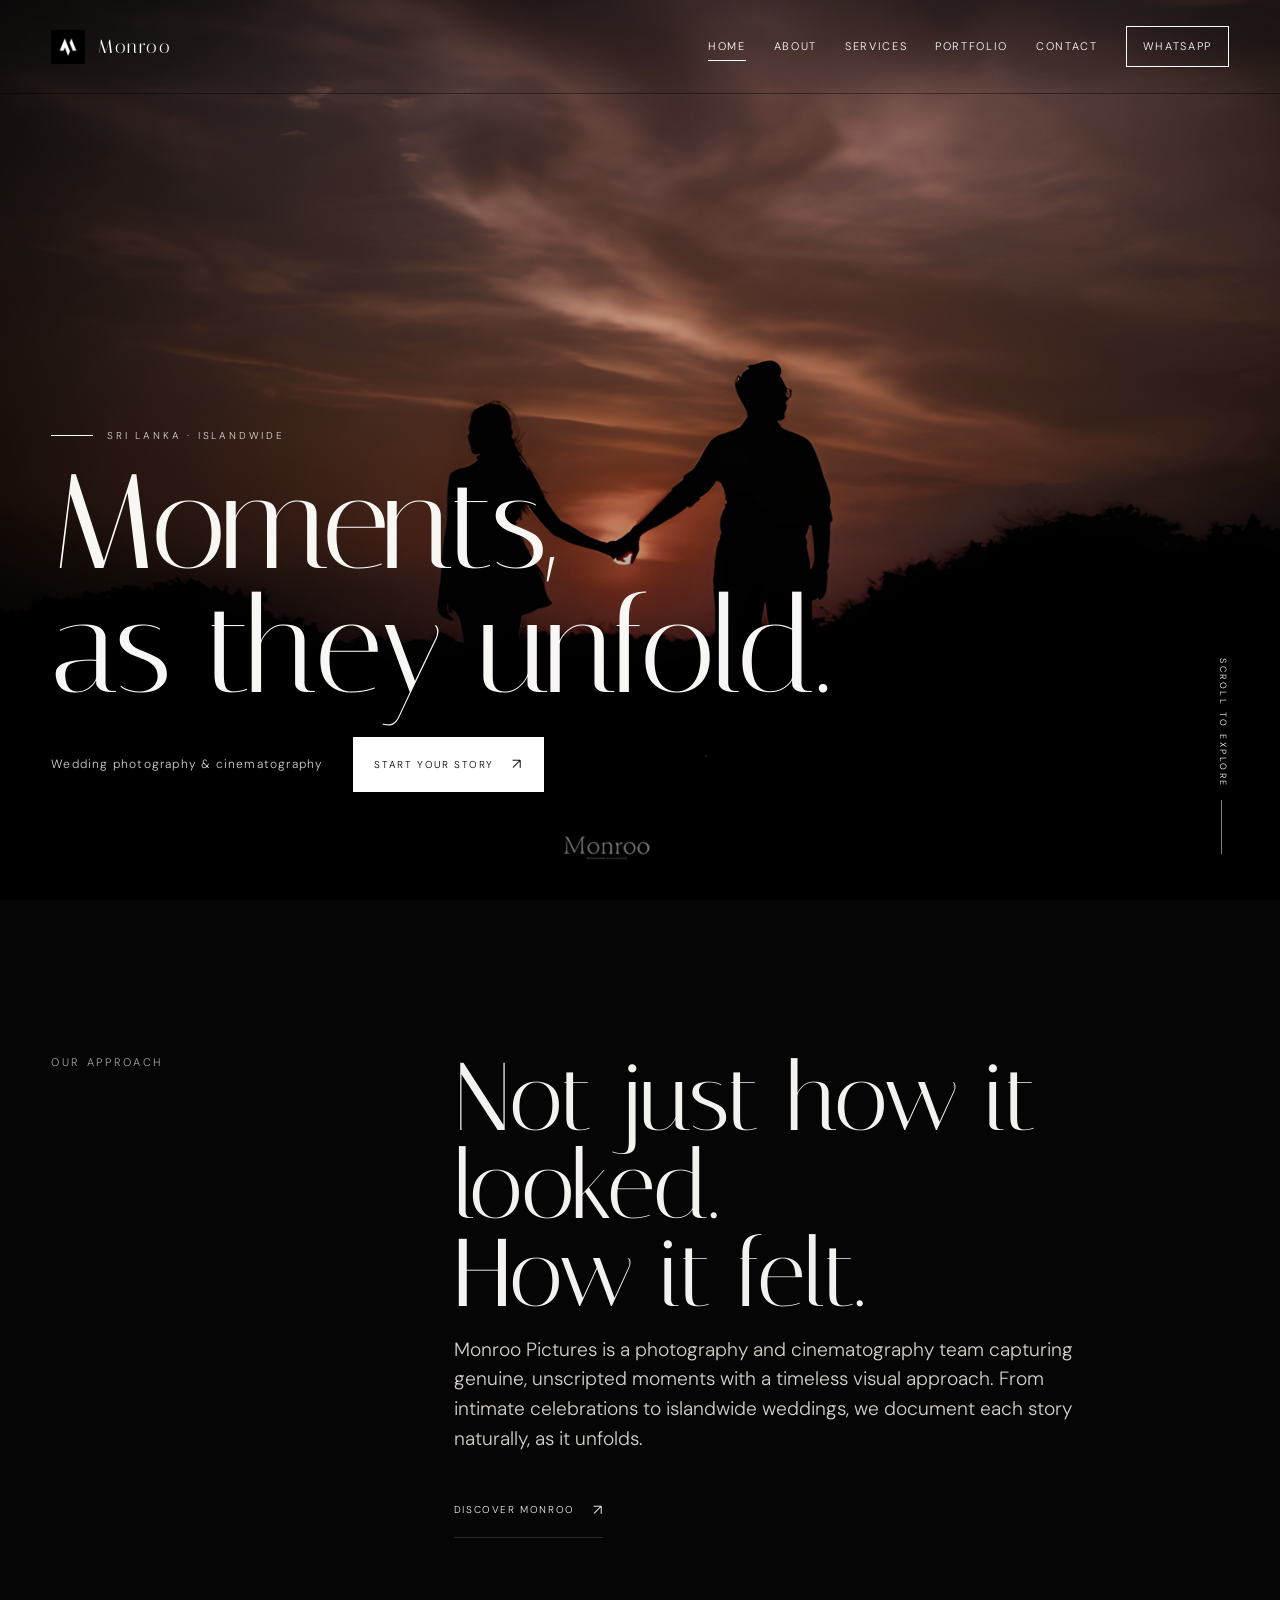
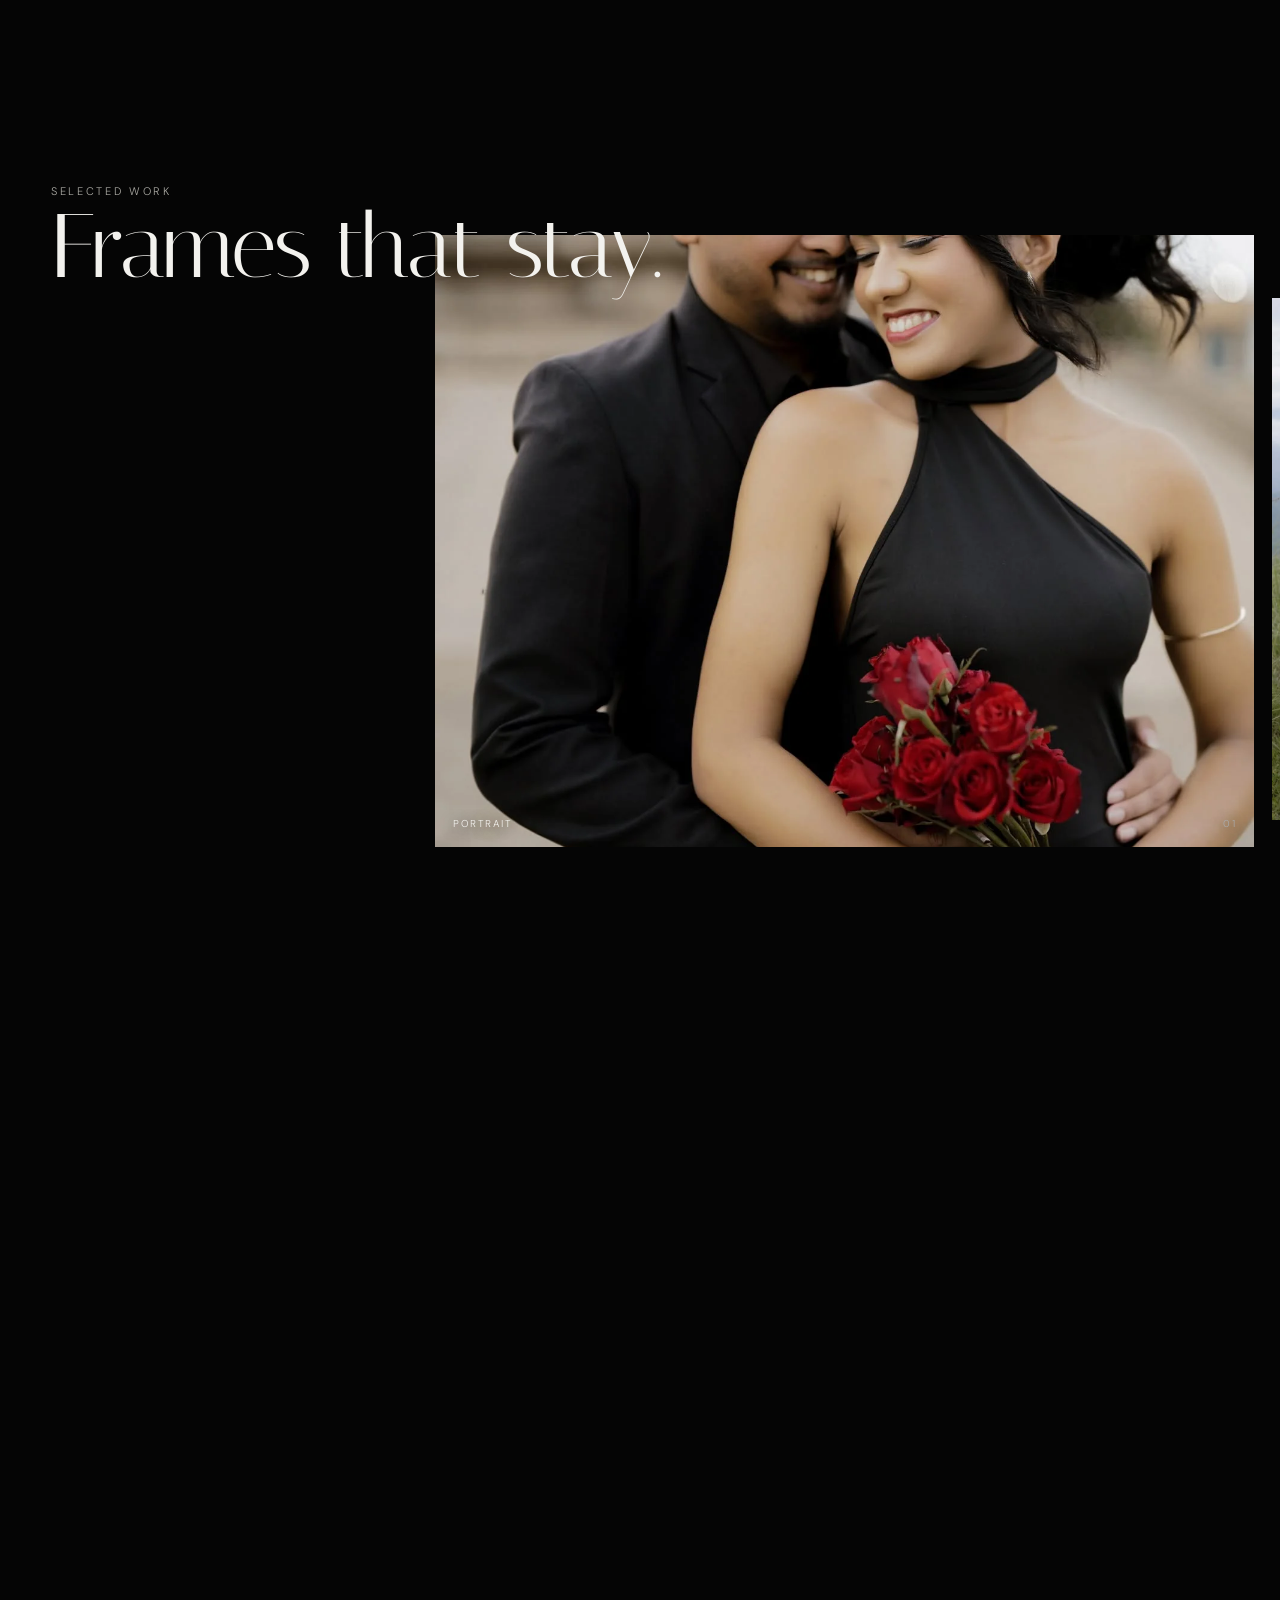
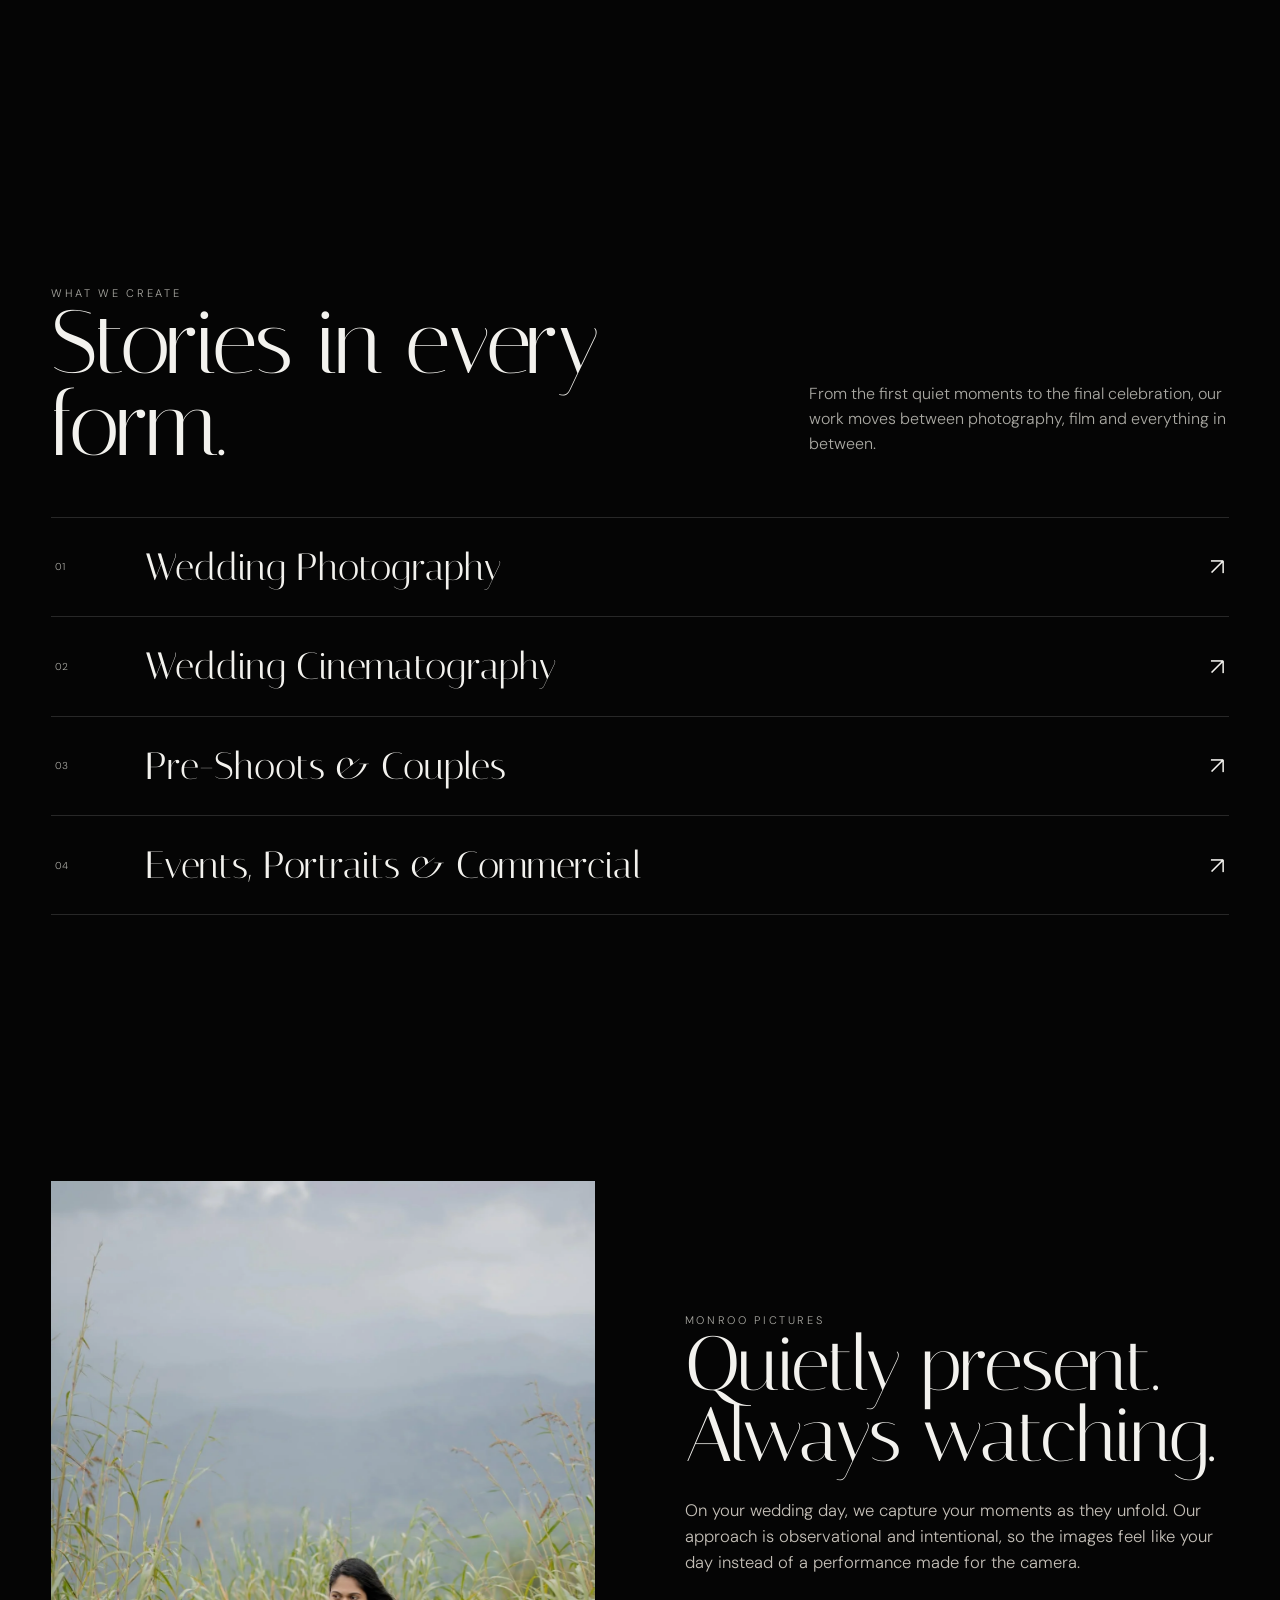
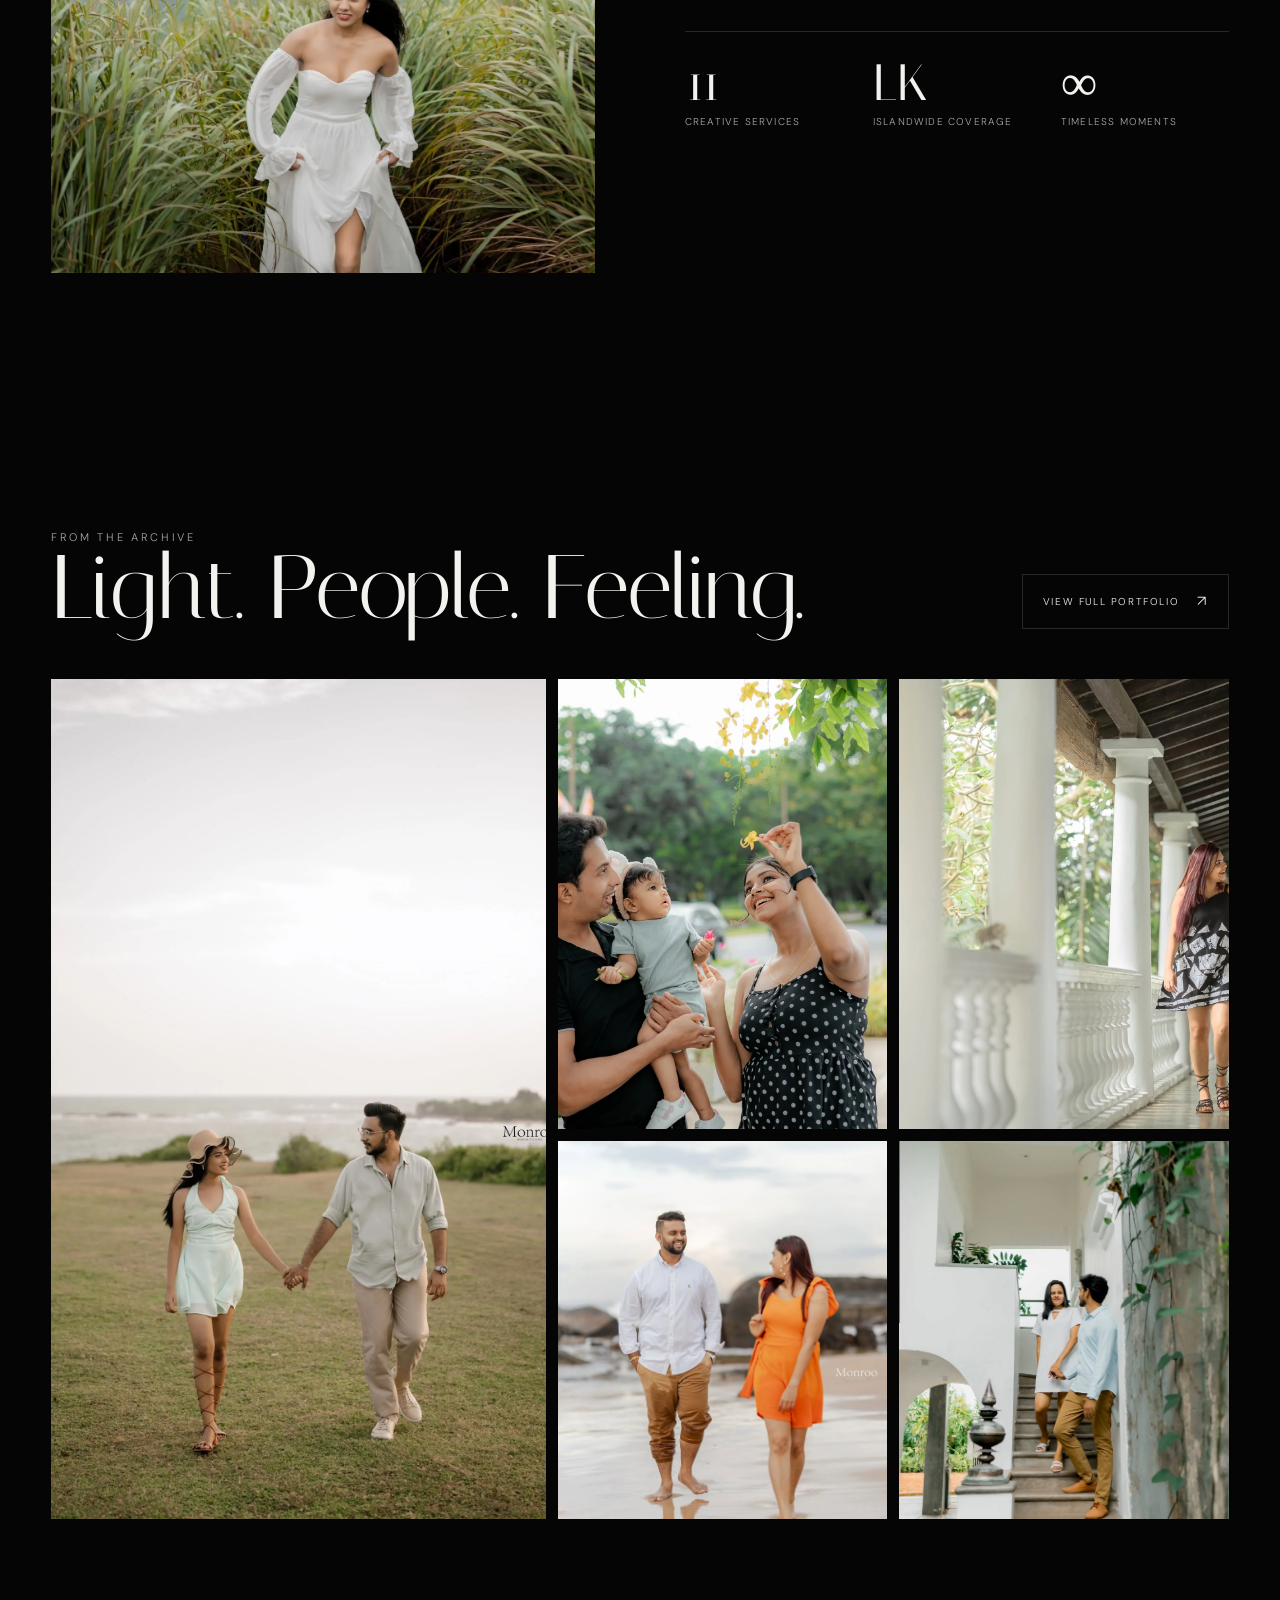
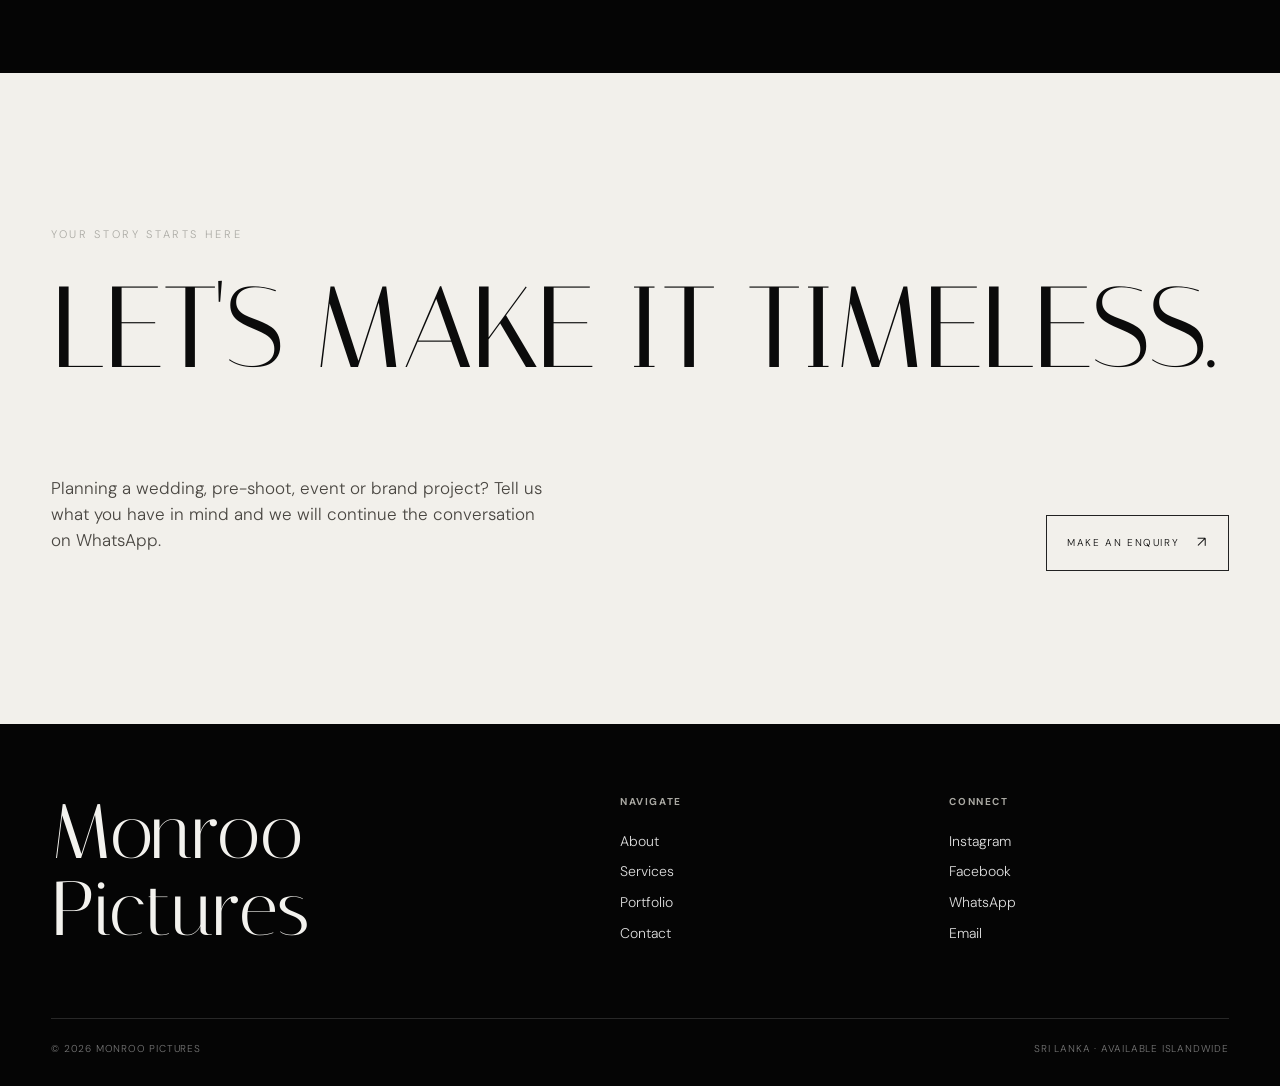
<file: index.html>
<!doctype html>
<html lang="en">
<head>
  <meta charset="utf-8"><meta name="viewport" content="width=device-width,initial-scale=1">
  <title>Monroo Pictures | Wedding Photography & Cinematography Sri Lanka</title>
  <meta name="description" content="Monroo Pictures creates wedding photography and cinematography for celebrations and stories across Sri Lanka.">
  <meta name="theme-color" content="#050505"><link rel="icon" href="favicon.png"><link rel="stylesheet" href="assets/css/styles.css">
  <link rel="preload" as="image" href="assets/images/sunset-silhouette.webp">
<script>document.documentElement.classList.add("js")</script></head>
<body>
  <div class="loader"><div class="loader__inner"><img class="loader__mark" src="assets/images/monroo-mark.webp" alt=""><div class="loader__word">MONROO</div><div class="loader__sub">WEDDING PICTURES</div></div></div>
  <div class="scroll-progress"></div><div class="cursor"></div><div class="cursor-dot"></div>

  <header class="site-header">
    <a class="brand" href="./" aria-label="Monroo Pictures home"><img src="assets/images/monroo-mark.webp" alt="Monroo Pictures"><span>Monroo</span></a>
    <nav class="nav" aria-label="Primary"><a href="./" aria-current="page">Home</a><a href="about/">About</a><a href="services/">Services</a><a href="portfolio/">Portfolio</a><a href="contact/">Contact</a><a class="nav__wa" href="https://wa.me/94777231238" target="_blank" rel="noopener">WhatsApp</a></nav>
    <button class="menu-toggle" aria-label="Open menu" aria-expanded="false"></button>
  </header>
  <aside class="mobile-menu" aria-label="Mobile navigation"><div class="mobile-menu__links"><a href="./">Home</a><a href="about/">About</a><a href="services/">Services</a><a href="portfolio/">Portfolio</a><a href="contact/">Contact</a></div><div class="mobile-menu__foot"><a href="https://www.instagram.com/monroo_pictures/" target="_blank" rel="noopener">Instagram</a><a href="https://www.facebook.com/Monroowedding" target="_blank" rel="noopener">Facebook</a><a href="https://wa.me/94777231238" target="_blank" rel="noopener">WhatsApp</a></div></aside>

  <main>
    <section class="hero">
      <div class="hero__slides">
        <div class="hero__slide is-active" style="background-image:url('assets/images/sunset-silhouette.webp')"></div>
        <div class="hero__slide" style="background-image:url('assets/images/kandyan-bride-wide.webp')"></div>
        <div class="hero__slide" style="background-image:url('assets/images/coastal-white.webp')"></div>
      </div>
      <div class="hero__content"><div class="hero__kicker">Sri Lanka · Islandwide</div><h1 class="display">Moments,<br>as they unfold.</h1><div class="hero__meta"><span>Wedding photography & cinematography</span><a class="btn btn--light" data-magnetic href="https://wa.me/94777231238" target="_blank" rel="noopener">Start your story</a></div></div>
      <div class="hero__scroll">Scroll to explore</div>
    </section>

    <section class="section"><div class="container intro-grid"><div class="eyebrow" data-reveal>Our approach</div><div><h2 class="display" data-reveal>Not just how it looked.<br>How it felt.</h2><div class="intro-grid__copy" data-reveal data-reveal-delay="1"><p>Monroo Pictures is a photography and cinematography team capturing genuine, unscripted moments with a timeless visual approach. From intimate celebrations to islandwide weddings, we document each story naturally, as it unfolds.</p><a class="btn btn--text" href="about/">Discover Monroo</a></div></div></div></section>

    <section class="horizontal" aria-label="Selected work"><div class="horizontal__sticky"><div class="horizontal__head"><div class="eyebrow">Selected work</div><h2 class="display">Frames that stay.</h2></div><div class="horizontal__track">
      <article class="frame-card"><img src="assets/images/black-elegance.webp" alt="Couple portrait by Monroo Pictures"><div class="frame-card__cap"><span>Portrait</span><span class="frame-card__num">01</span></div></article>
      <article class="frame-card"><img src="assets/images/mountain-couple.webp" alt="Couple walking in the mountains"><div class="frame-card__cap"><span>Pre-Wedding</span><span class="frame-card__num">02</span></div></article>
      <article class="frame-card"><img src="assets/images/kandyan-couple.webp" alt="Traditional Sri Lankan wedding portrait"><div class="frame-card__cap"><span>Wedding</span><span class="frame-card__num">03</span></div></article>
      <article class="frame-card"><img src="assets/images/city-red.webp" alt="Couple walking at night"><div class="frame-card__cap"><span>Couple Story</span><span class="frame-card__num">04</span></div></article>
      <article class="frame-card"><img src="assets/images/bridesmaids.webp" alt="Bride and bridesmaids"><div class="frame-card__cap"><span>Wedding Day</span><span class="frame-card__num">05</span></div></article>
      <article class="frame-card"><img src="assets/images/floral-couple.webp" alt="Lifestyle couple portrait"><div class="frame-card__cap"><span>Lifestyle</span><span class="frame-card__num">06</span></div></article>
    </div></div></section>

    <section class="section"><div class="container"><div class="section-head"><div><div class="eyebrow" data-reveal>What we create</div><h2 class="display" data-reveal>Stories in every form.</h2></div><p data-reveal>From the first quiet moments to the final celebration, our work moves between photography, film and everything in between.</p></div>
      <div class="service-list" data-reveal>
        <a class="service-row" href="services/"><span class="service-row__num">01</span><h3>Wedding Photography</h3><span class="service-row__arrow">↗</span></a>
        <a class="service-row" href="services/"><span class="service-row__num">02</span><h3>Wedding Cinematography</h3><span class="service-row__arrow">↗</span></a>
        <a class="service-row" href="services/"><span class="service-row__num">03</span><h3>Pre-Shoots & Couples</h3><span class="service-row__arrow">↗</span></a>
        <a class="service-row" href="services/"><span class="service-row__num">04</span><h3>Events, Portraits & Commercial</h3><span class="service-row__arrow">↗</span></a>
      </div>
    </div></section>

    <section class="section section--tight"><div class="container split"><div class="split__media image-reveal"><img data-parallax src="assets/images/mountain-bride.webp" alt="Bride portrait in a mountain landscape"></div><div class="split__copy"><div class="eyebrow" data-reveal>Monroo Pictures</div><h2 class="display" data-reveal>Quietly present.<br>Always watching.</h2><p data-reveal>On your wedding day, we capture your moments as they unfold. Our approach is observational and intentional, so the images feel like your day instead of a performance made for the camera.</p><div class="stats" data-reveal><div class="stat"><strong>11</strong><span>Creative services</span></div><div class="stat"><strong>LK</strong><span>Islandwide coverage</span></div><div class="stat"><strong>∞</strong><span>Timeless moments</span></div></div></div></div></section>

    <section class="section"><div class="container"><div class="section-head"><div><div class="eyebrow" data-reveal>From the archive</div><h2 class="display" data-reveal>Light. People. Feeling.</h2></div><a class="btn" href="portfolio/" data-magnetic>View full portfolio</a></div><div class="mosaic">
      <figure class="image-reveal"><img src="assets/images/coastal-field.webp" alt="Couple walking by the coast"></figure><figure class="image-reveal"><img src="assets/images/family-moment.webp" alt="Family lifestyle photography"></figure><figure class="image-reveal"><img src="assets/images/heritage-couple.webp" alt="Couple at a heritage location"></figure><figure class="image-reveal"><img src="assets/images/beach-orange.webp" alt="Couple on a beach"></figure><figure class="image-reveal"><img src="assets/images/stairway-couple.webp" alt="Couple portrait on stairs"></figure>
    </div></div></section>

    <section class="cta"><div class="container"><div class="eyebrow">Your story starts here</div></div><div class="cta__line">LET'S MAKE IT TIMELESS.</div><div class="container cta__row"><p>Planning a wedding, pre-shoot, event or brand project? Tell us what you have in mind and we will continue the conversation on WhatsApp.</p><a class="btn" data-magnetic href="contact/">Make an enquiry</a></div></section>
  </main>

  <footer class="footer"><div class="container"><div class="footer__top"><div class="footer__brand">Monroo Pictures</div><div class="footer__col"><strong>Navigate</strong><a href="about/">About</a><a href="services/">Services</a><a href="portfolio/">Portfolio</a><a href="contact/">Contact</a></div><div class="footer__col"><strong>Connect</strong><a href="https://www.instagram.com/monroo_pictures/" target="_blank" rel="noopener">Instagram</a><a href="https://www.facebook.com/Monroowedding" target="_blank" rel="noopener">Facebook</a><a href="https://wa.me/94777231238" target="_blank" rel="noopener">WhatsApp</a><a href="mailto:info.monroo@gmail.com">Email</a></div></div><div class="footer__bottom"><span>© 2026 Monroo Pictures</span><span>Sri Lanka · Available islandwide</span></div></div></footer>
  <script src="assets/js/app.js"></script>
</body></html>
</file>
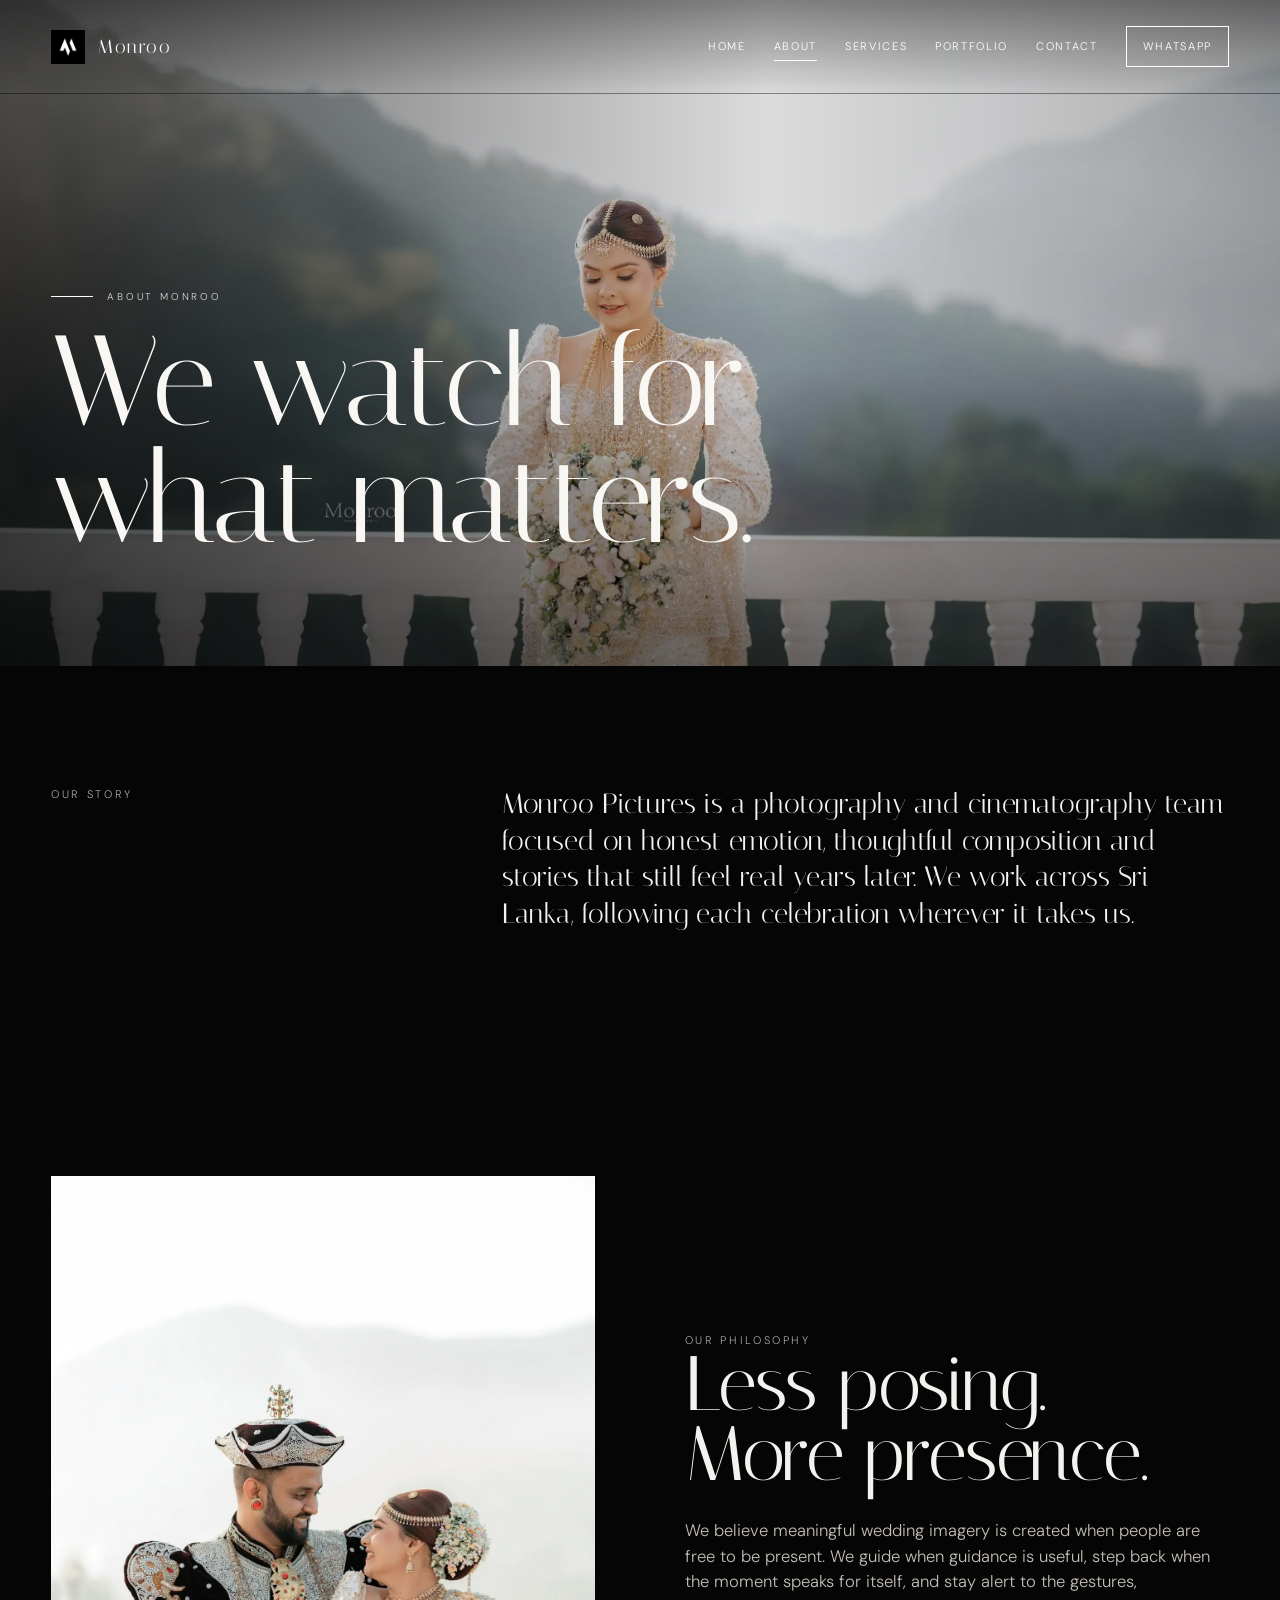
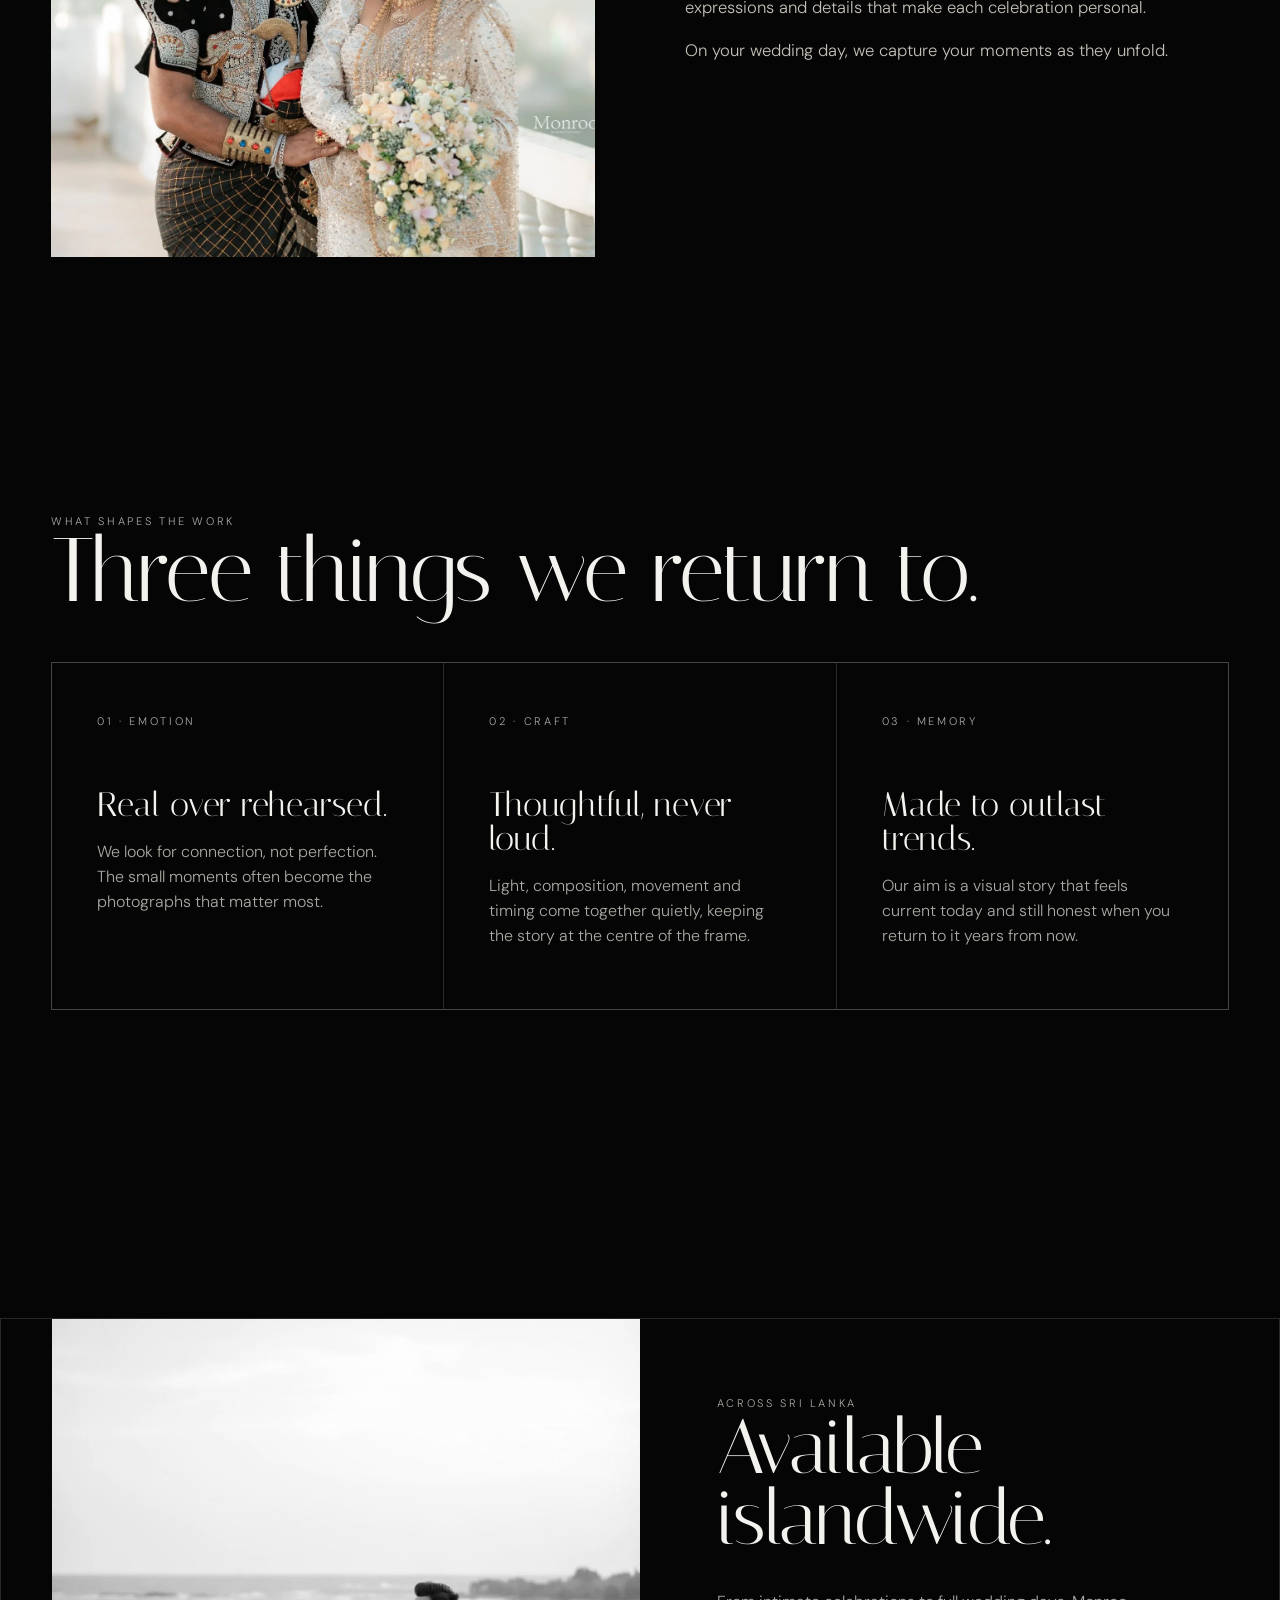
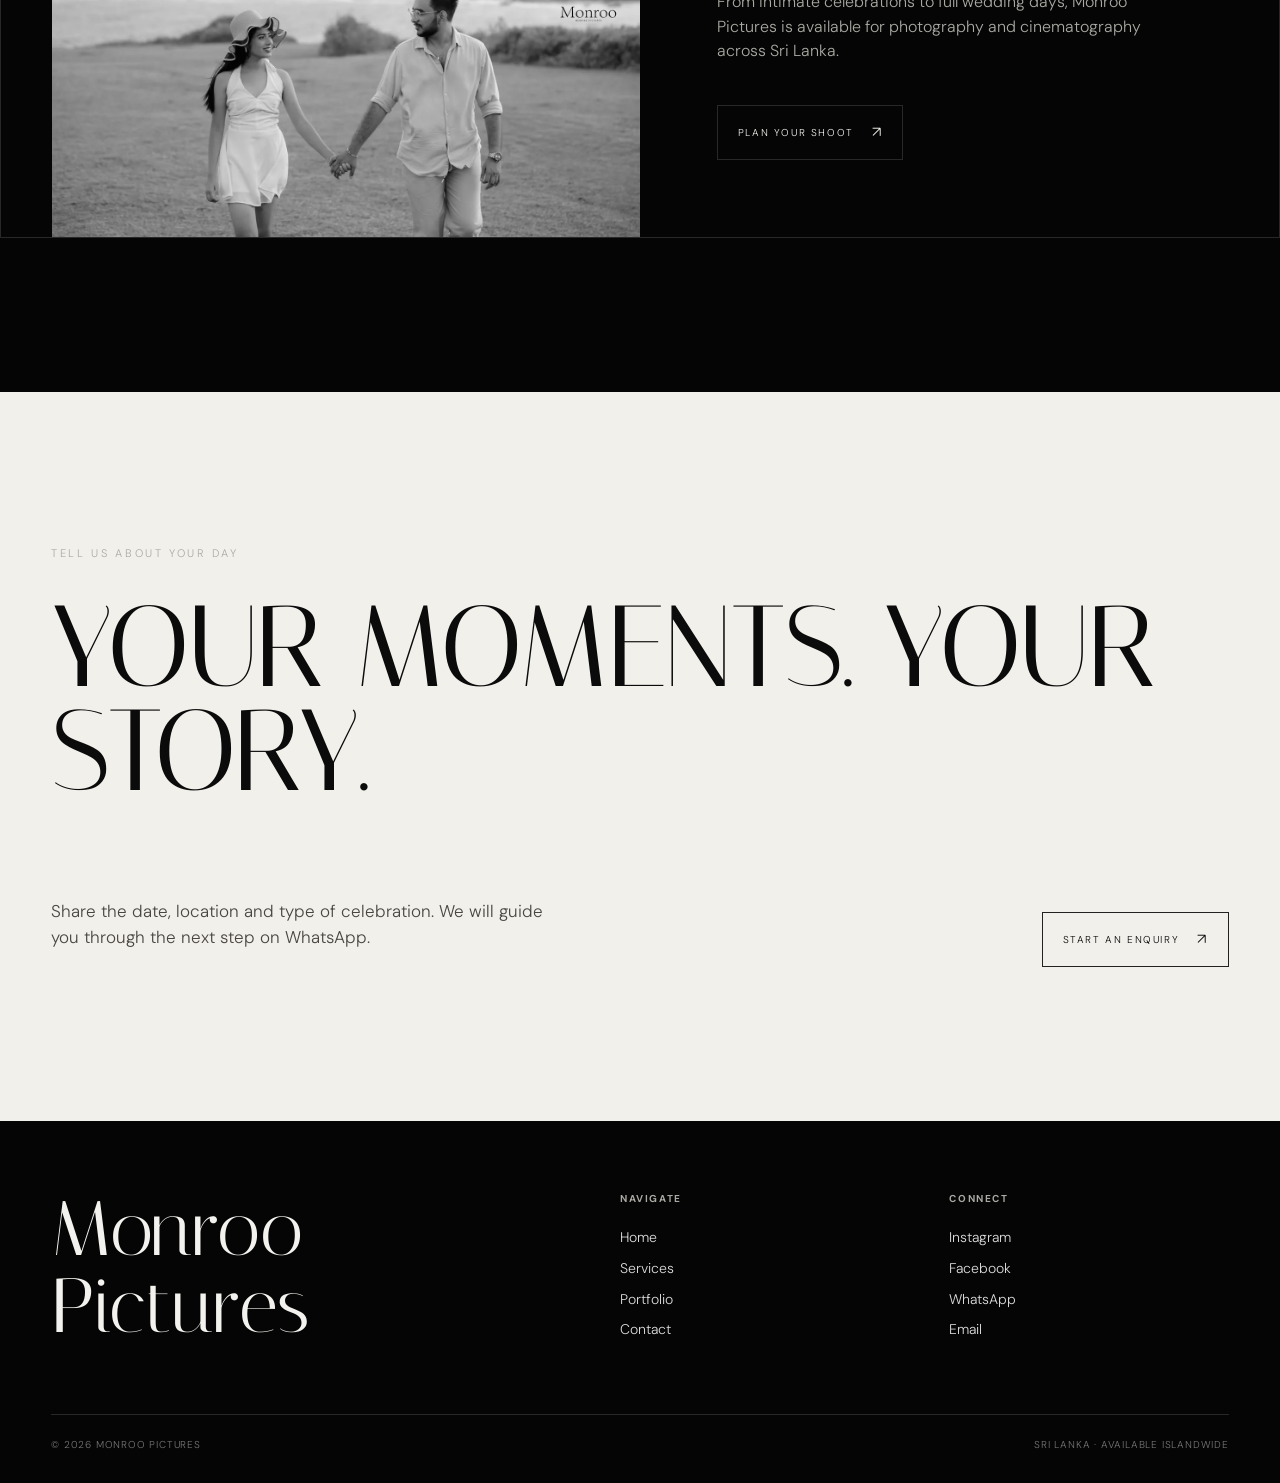
<file: about/index.html>
<!doctype html><html lang="en"><head><meta charset="utf-8"><meta name="viewport" content="width=device-width,initial-scale=1"><title>About | Monroo Pictures</title><meta name="description" content="Meet Monroo Pictures, a photography and cinematography team creating timeless stories across Sri Lanka."><meta name="theme-color" content="#050505"><link rel="icon" href="../favicon.png"><link rel="stylesheet" href="../assets/css/styles.css"><script>document.documentElement.classList.add("js")</script></head><body>
<div class="loader"><div class="loader__inner"><img class="loader__mark" src="../assets/images/monroo-mark.webp" alt=""><div class="loader__word">MONROO</div><div class="loader__sub">WEDDING PICTURES</div></div></div><div class="scroll-progress"></div><div class="cursor"></div><div class="cursor-dot"></div>
<header class="site-header"><a class="brand" href="../"><img src="../assets/images/monroo-mark.webp" alt="Monroo Pictures"><span>Monroo</span></a><nav class="nav"><a href="../">Home</a><a href="./" aria-current="page">About</a><a href="../services/">Services</a><a href="../portfolio/">Portfolio</a><a href="../contact/">Contact</a><a class="nav__wa" href="https://wa.me/94777231238" target="_blank" rel="noopener">WhatsApp</a></nav><button class="menu-toggle" aria-label="Open menu" aria-expanded="false"></button></header>
<aside class="mobile-menu"><div class="mobile-menu__links"><a href="../">Home</a><a href="./">About</a><a href="../services/">Services</a><a href="../portfolio/">Portfolio</a><a href="../contact/">Contact</a></div><div class="mobile-menu__foot"><a href="https://www.instagram.com/monroo_pictures/" target="_blank" rel="noopener">Instagram</a><a href="https://www.facebook.com/Monroowedding" target="_blank" rel="noopener">Facebook</a><a href="https://wa.me/94777231238" target="_blank" rel="noopener">WhatsApp</a></div></aside>
<main>
<section class="hero hero--inner"><div class="hero__slides"><div class="hero__slide is-active" style="background-image:url('../assets/images/kandyan-bride-wide.webp')"></div></div><div class="hero__content"><div class="hero__kicker">About Monroo</div><h1 class="display">We watch for<br>what matters.</h1></div></section>
<section class="page-intro"><div class="container page-intro__grid"><div class="eyebrow" data-reveal>Our story</div><p data-reveal>Monroo Pictures is a photography and cinematography team focused on honest emotion, thoughtful composition and stories that still feel real years later. We work across Sri Lanka, following each celebration wherever it takes us.</p></div></section>
<section class="section section--tight"><div class="container split"><div class="split__media image-reveal"><img data-parallax src="../assets/images/kandyan-couple.webp" alt="Traditional wedding portrait by Monroo Pictures"></div><div class="split__copy"><div class="eyebrow" data-reveal>Our philosophy</div><h2 class="display" data-reveal>Less posing.<br>More presence.</h2><p data-reveal>We believe meaningful wedding imagery is created when people are free to be present. We guide when guidance is useful, step back when the moment speaks for itself, and stay alert to the gestures, expressions and details that make each celebration personal.</p><p data-reveal>On your wedding day, we capture your moments as they unfold.</p></div></div></section>
<section class="section"><div class="container"><div class="section-head"><div><div class="eyebrow" data-reveal>What shapes the work</div><h2 class="display" data-reveal>Three things we return to.</h2></div></div><div class="values"><article class="value" data-reveal><span class="eyebrow">01 · Emotion</span><h3>Real over rehearsed.</h3><p>We look for connection, not perfection. The small moments often become the photographs that matter most.</p></article><article class="value" data-reveal data-reveal-delay="1"><span class="eyebrow">02 · Craft</span><h3>Thoughtful, never loud.</h3><p>Light, composition, movement and timing come together quietly, keeping the story at the centre of the frame.</p></article><article class="value" data-reveal data-reveal-delay="2"><span class="eyebrow">03 · Memory</span><h3>Made to outlast trends.</h3><p>Our aim is a visual story that feels current today and still honest when you return to it years from now.</p></article></div></div></section>
<section class="section"><div class="container location-card" data-reveal><div class="location-card__visual"></div><div class="location-card__copy"><div class="eyebrow">Across Sri Lanka</div><h2 class="display">Available<br>islandwide.</h2><p>From intimate celebrations to full wedding days, Monroo Pictures is available for photography and cinematography across Sri Lanka.</p><div style="margin-top:25px"><a class="btn" href="https://wa.me/94777231238?text=Hello%20Monroo%20Pictures%2C%20I%20would%20like%20to%20check%20availability%20for%20a%20shoot." target="_blank" rel="noopener">Plan your shoot</a></div></div></div></section>
<section class="cta"><div class="container"><div class="eyebrow">Tell us about your day</div></div><div class="cta__line">YOUR MOMENTS. YOUR STORY.</div><div class="container cta__row"><p>Share the date, location and type of celebration. We will guide you through the next step on WhatsApp.</p><a class="btn" href="../contact/">Start an enquiry</a></div></section>
</main>
<footer class="footer"><div class="container"><div class="footer__top"><div class="footer__brand">Monroo Pictures</div><div class="footer__col"><strong>Navigate</strong><a href="../">Home</a><a href="../services/">Services</a><a href="../portfolio/">Portfolio</a><a href="../contact/">Contact</a></div><div class="footer__col"><strong>Connect</strong><a href="https://www.instagram.com/monroo_pictures/" target="_blank" rel="noopener">Instagram</a><a href="https://www.facebook.com/Monroowedding" target="_blank" rel="noopener">Facebook</a><a href="https://wa.me/94777231238" target="_blank" rel="noopener">WhatsApp</a><a href="mailto:info.monroo@gmail.com">Email</a></div></div><div class="footer__bottom"><span>© 2026 Monroo Pictures</span><span>Sri Lanka · Available islandwide</span></div></div></footer><script src="../assets/js/app.js"></script></body></html>
</file>
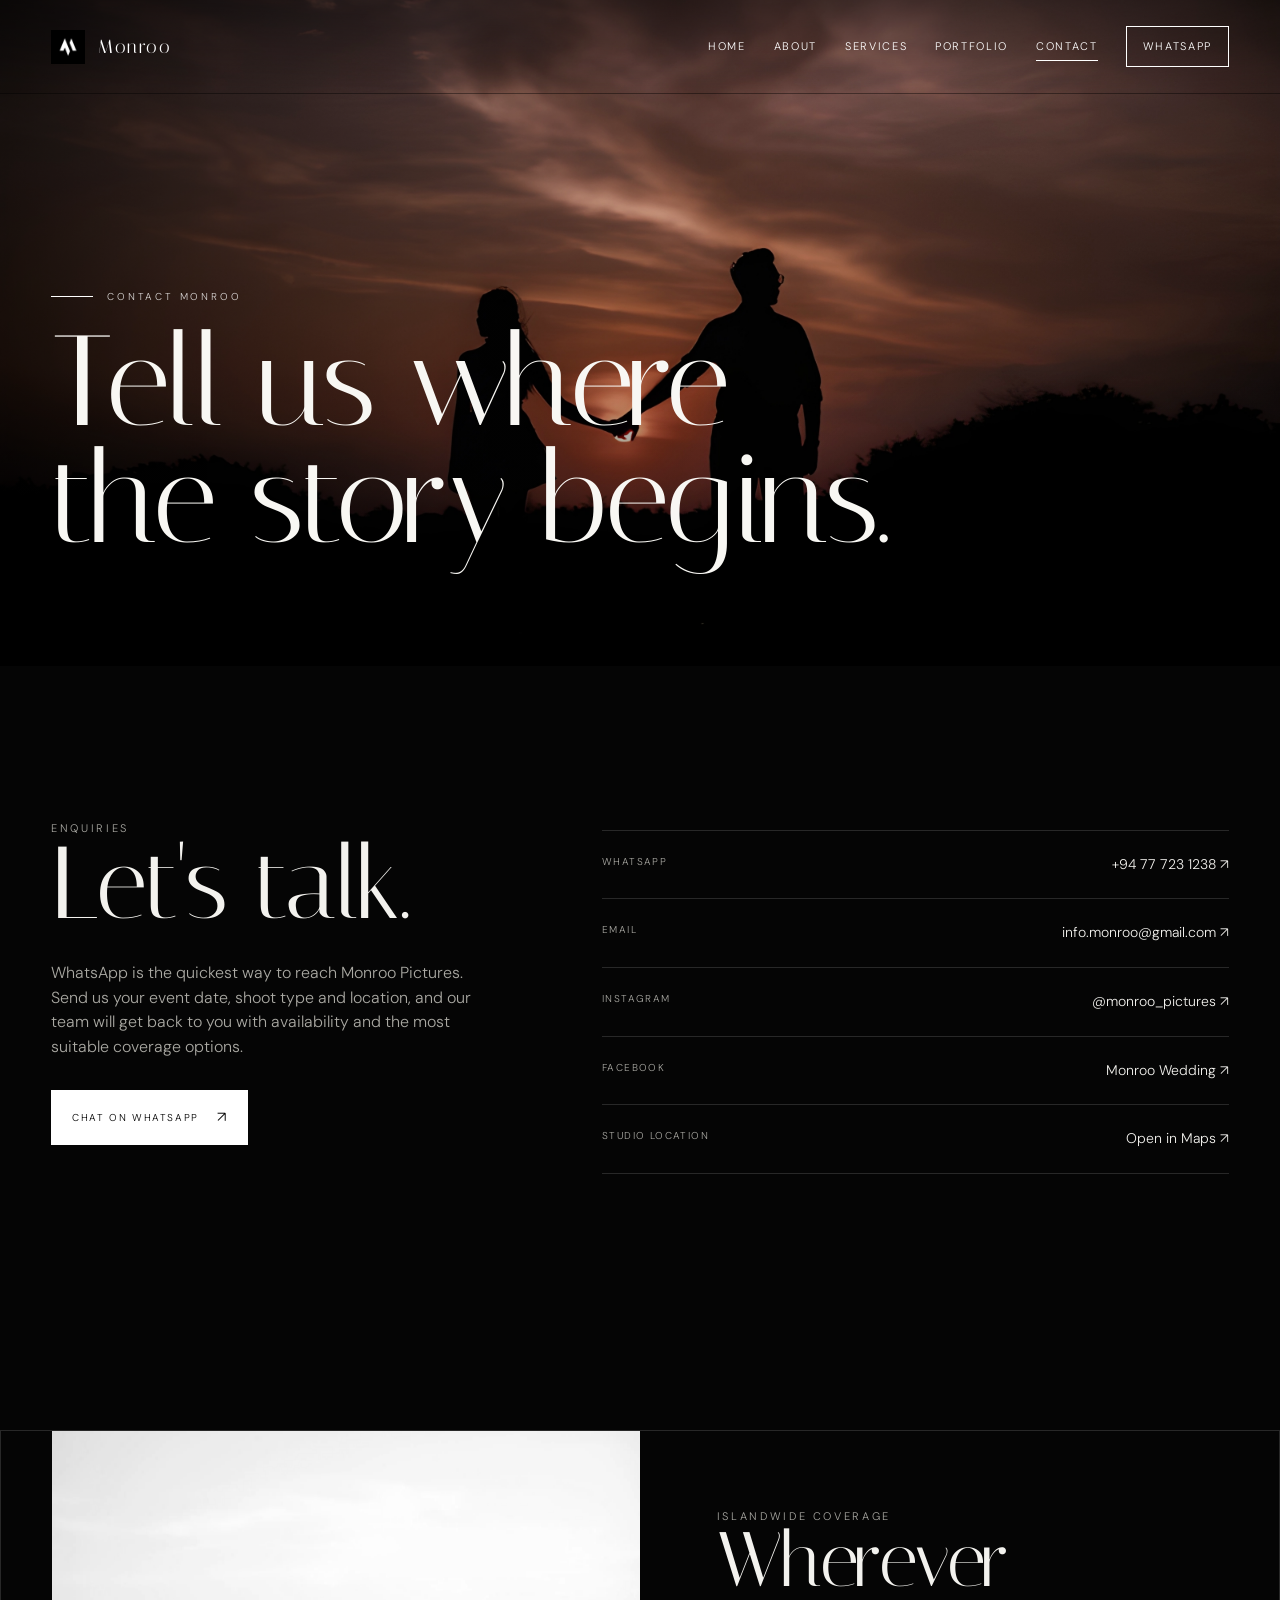
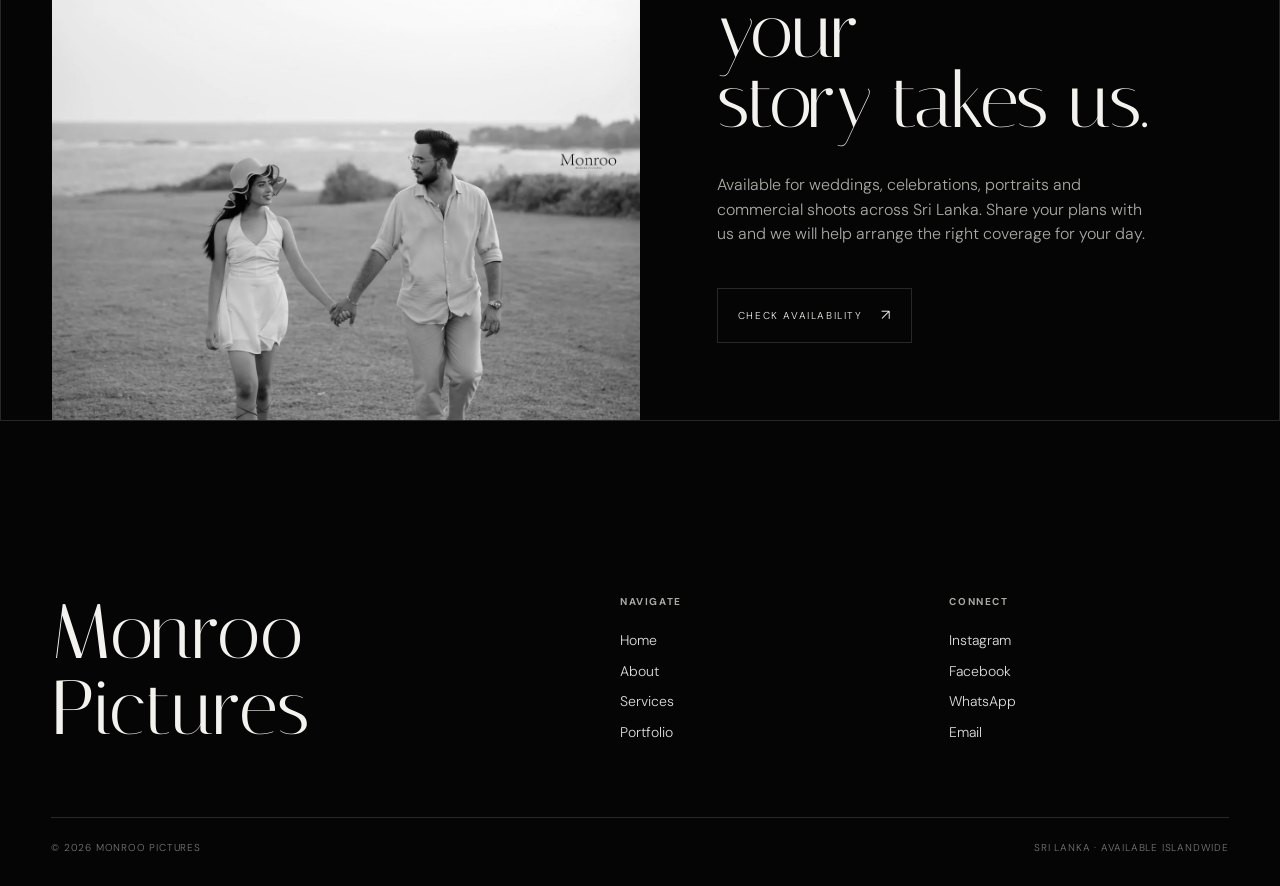
<file: contact/index.html>
<!doctype html><html lang="en"><head><meta charset="utf-8"><meta name="viewport" content="width=device-width,initial-scale=1"><title>Contact | Monroo Pictures</title><meta name="description" content="Contact Monroo Pictures for wedding photography, cinematography and event coverage across Sri Lanka."><meta name="theme-color" content="#050505"><link rel="icon" href="../favicon.png"><link rel="stylesheet" href="../assets/css/styles.css"><script>document.documentElement.classList.add("js")</script></head><body>
<div class="loader"><div class="loader__inner"><img class="loader__mark" src="../assets/images/monroo-mark.webp" alt=""><div class="loader__word">MONROO</div><div class="loader__sub">WEDDING PICTURES</div></div></div><div class="scroll-progress"></div><div class="cursor"></div><div class="cursor-dot"></div>
<header class="site-header"><a class="brand" href="../"><img src="../assets/images/monroo-mark.webp" alt="Monroo Pictures"><span>Monroo</span></a><nav class="nav"><a href="../">Home</a><a href="../about/">About</a><a href="../services/">Services</a><a href="../portfolio/">Portfolio</a><a href="./" aria-current="page">Contact</a><a class="nav__wa" href="https://wa.me/94777231238" target="_blank" rel="noopener">WhatsApp</a></nav><button class="menu-toggle" aria-label="Open menu" aria-expanded="false"></button></header><aside class="mobile-menu"><div class="mobile-menu__links"><a href="../">Home</a><a href="../about/">About</a><a href="../services/">Services</a><a href="../portfolio/">Portfolio</a><a href="./">Contact</a></div><div class="mobile-menu__foot"><a href="https://www.instagram.com/monroo_pictures/" target="_blank" rel="noopener">Instagram</a><a href="https://www.facebook.com/Monroowedding" target="_blank" rel="noopener">Facebook</a><a href="https://wa.me/94777231238" target="_blank" rel="noopener">WhatsApp</a></div></aside>
<main>
<section class="hero hero--inner"><div class="hero__slides"><div class="hero__slide is-active" style="background-image:url('../assets/images/sunset-silhouette.webp')"></div></div><div class="hero__content"><div class="hero__kicker">Contact Monroo</div><h1 class="display">Tell us where<br>the story begins.</h1></div></section>
<section class="section"><div class="container contact-layout">
<div class="contact-info"><div class="eyebrow" data-reveal>Enquiries</div><h2 class="display" data-reveal>Let's talk.</h2><p data-reveal>WhatsApp is the quickest way to reach Monroo Pictures. Send us your event date, shoot type and location, and our team will get back to you with availability and the most suitable coverage options.</p><div style="margin-top:30px" data-reveal><a class="btn btn--light" data-magnetic href="https://wa.me/94777231238?text=Hello%20Monroo%20Pictures%2C%20I%20would%20like%20to%20make%20an%20enquiry." target="_blank" rel="noopener">Chat on WhatsApp</a></div></div>
<div class="contact-links contact-links--standalone" data-reveal><a class="contact-link" href="https://wa.me/94777231238" target="_blank" rel="noopener"><span>WhatsApp</span><span>+94 77 723 1238 ↗</span></a><a class="contact-link" href="mailto:info.monroo@gmail.com"><span>Email</span><span>info.monroo@gmail.com ↗</span></a><a class="contact-link" href="https://www.instagram.com/monroo_pictures/" target="_blank" rel="noopener"><span>Instagram</span><span>@monroo_pictures ↗</span></a><a class="contact-link" href="https://www.facebook.com/Monroowedding" target="_blank" rel="noopener"><span>Facebook</span><span>Monroo Wedding ↗</span></a><a class="contact-link" href="https://maps.app.goo.gl/RUxorAcjZBN1PJdL9" target="_blank" rel="noopener"><span>Studio location</span><span>Open in Maps ↗</span></a></div>
</div></section>
<section class="section section--tight"><div class="container location-card" data-reveal><div class="location-card__visual"></div><div class="location-card__copy"><div class="eyebrow">Islandwide coverage</div><h2 class="display">Wherever your<br>story takes us.</h2><p>Available for weddings, celebrations, portraits and commercial shoots across Sri Lanka. Share your plans with us and we will help arrange the right coverage for your day.</p><div style="margin-top:25px"><a class="btn" href="https://wa.me/94777231238?text=Hello%20Monroo%20Pictures%2C%20I%20would%20like%20to%20check%20availability%20for%20my%20location." target="_blank" rel="noopener">Check availability</a></div></div></div></section>
</main>
<footer class="footer"><div class="container"><div class="footer__top"><div class="footer__brand">Monroo Pictures</div><div class="footer__col"><strong>Navigate</strong><a href="../">Home</a><a href="../about/">About</a><a href="../services/">Services</a><a href="../portfolio/">Portfolio</a></div><div class="footer__col"><strong>Connect</strong><a href="https://www.instagram.com/monroo_pictures/" target="_blank" rel="noopener">Instagram</a><a href="https://www.facebook.com/Monroowedding" target="_blank" rel="noopener">Facebook</a><a href="https://wa.me/94777231238" target="_blank" rel="noopener">WhatsApp</a><a href="mailto:info.monroo@gmail.com">Email</a></div></div><div class="footer__bottom"><span>© 2026 Monroo Pictures</span><span>Sri Lanka · Available islandwide</span></div></div></footer><script src="../assets/js/app.js"></script></body></html>
</file>
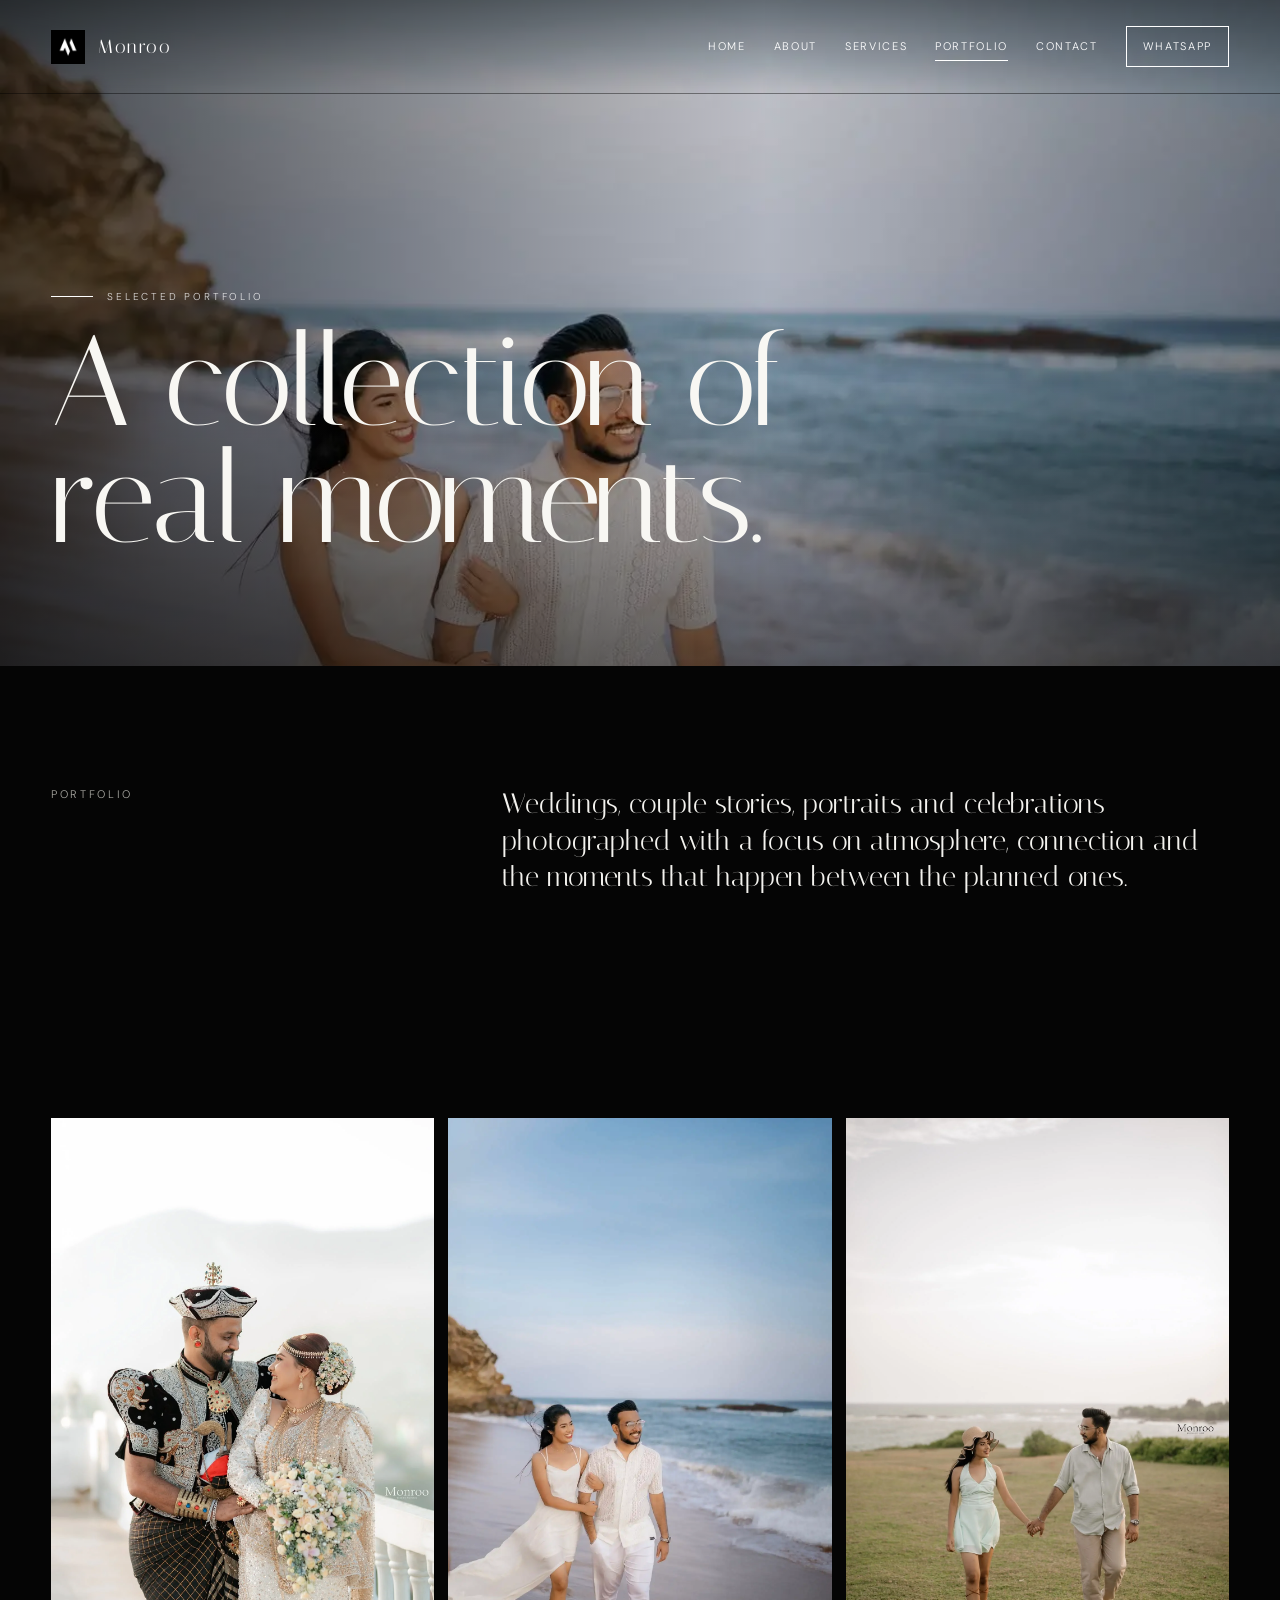
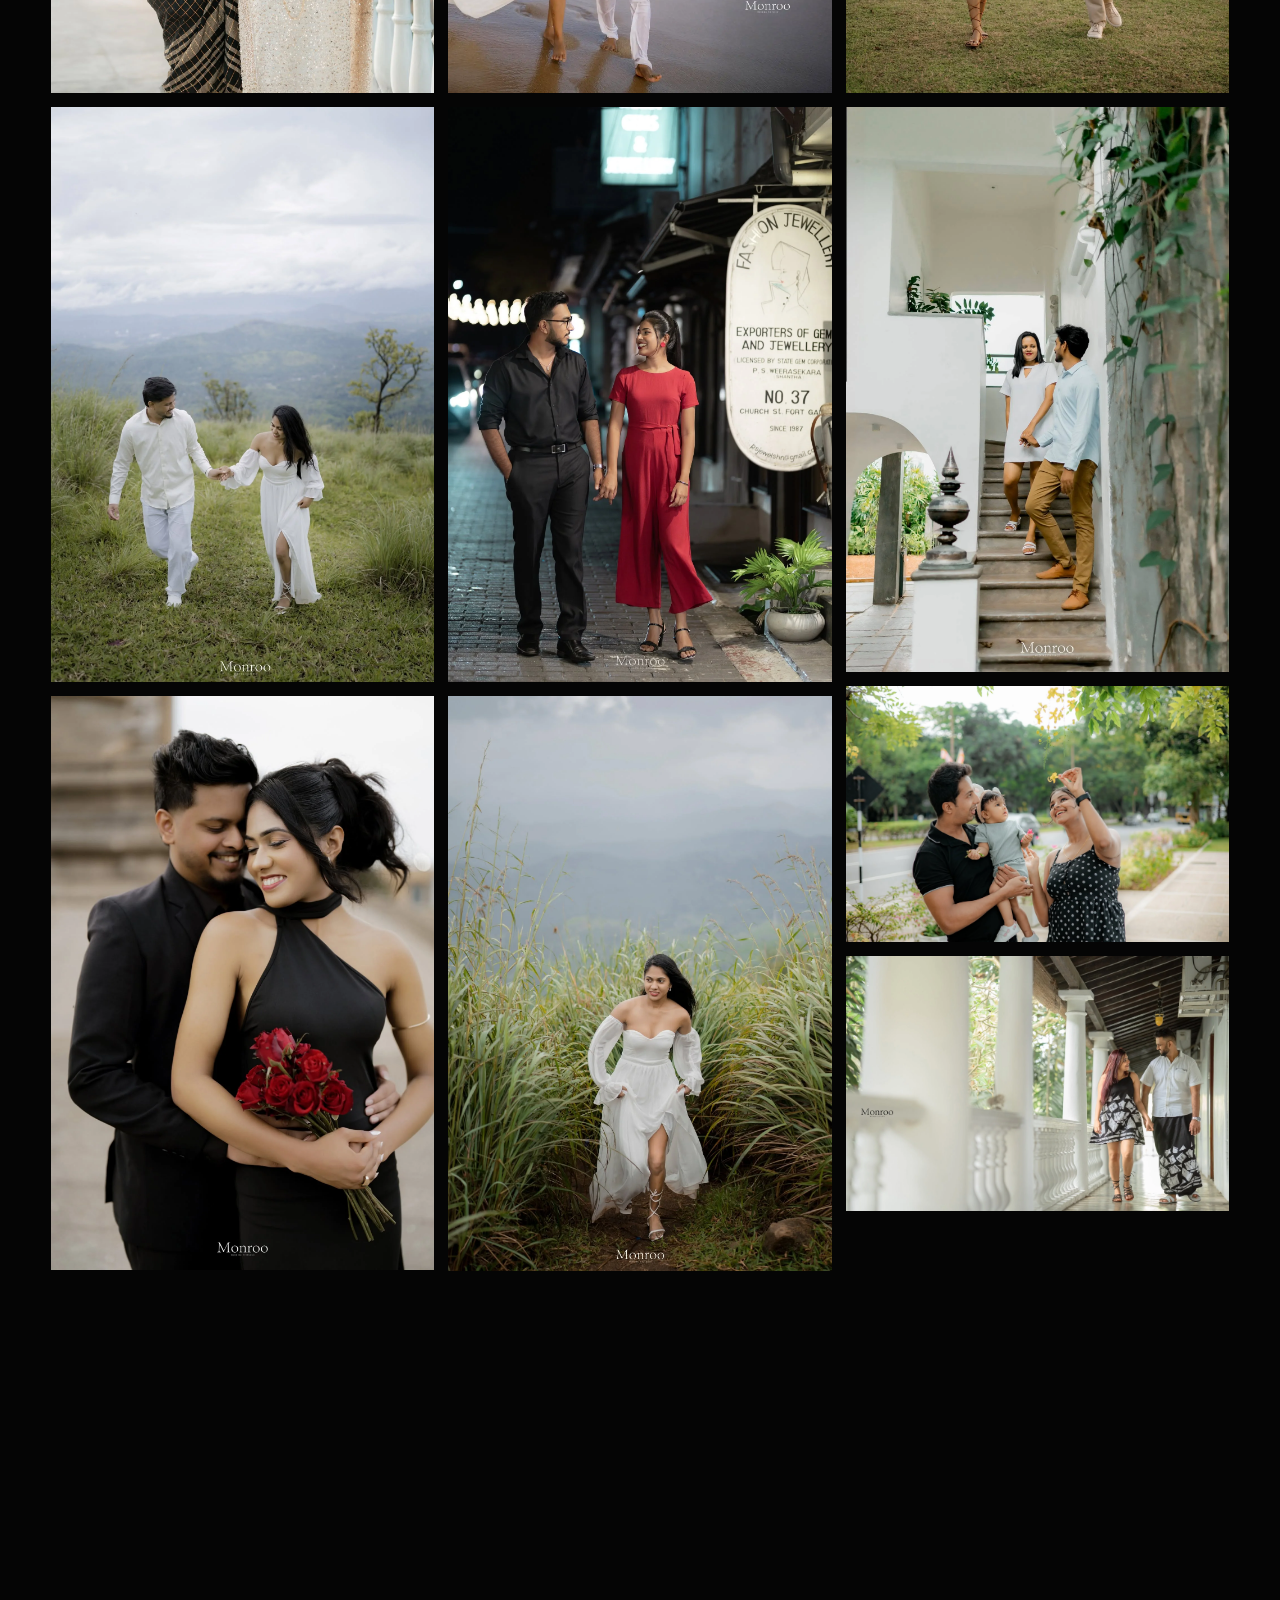
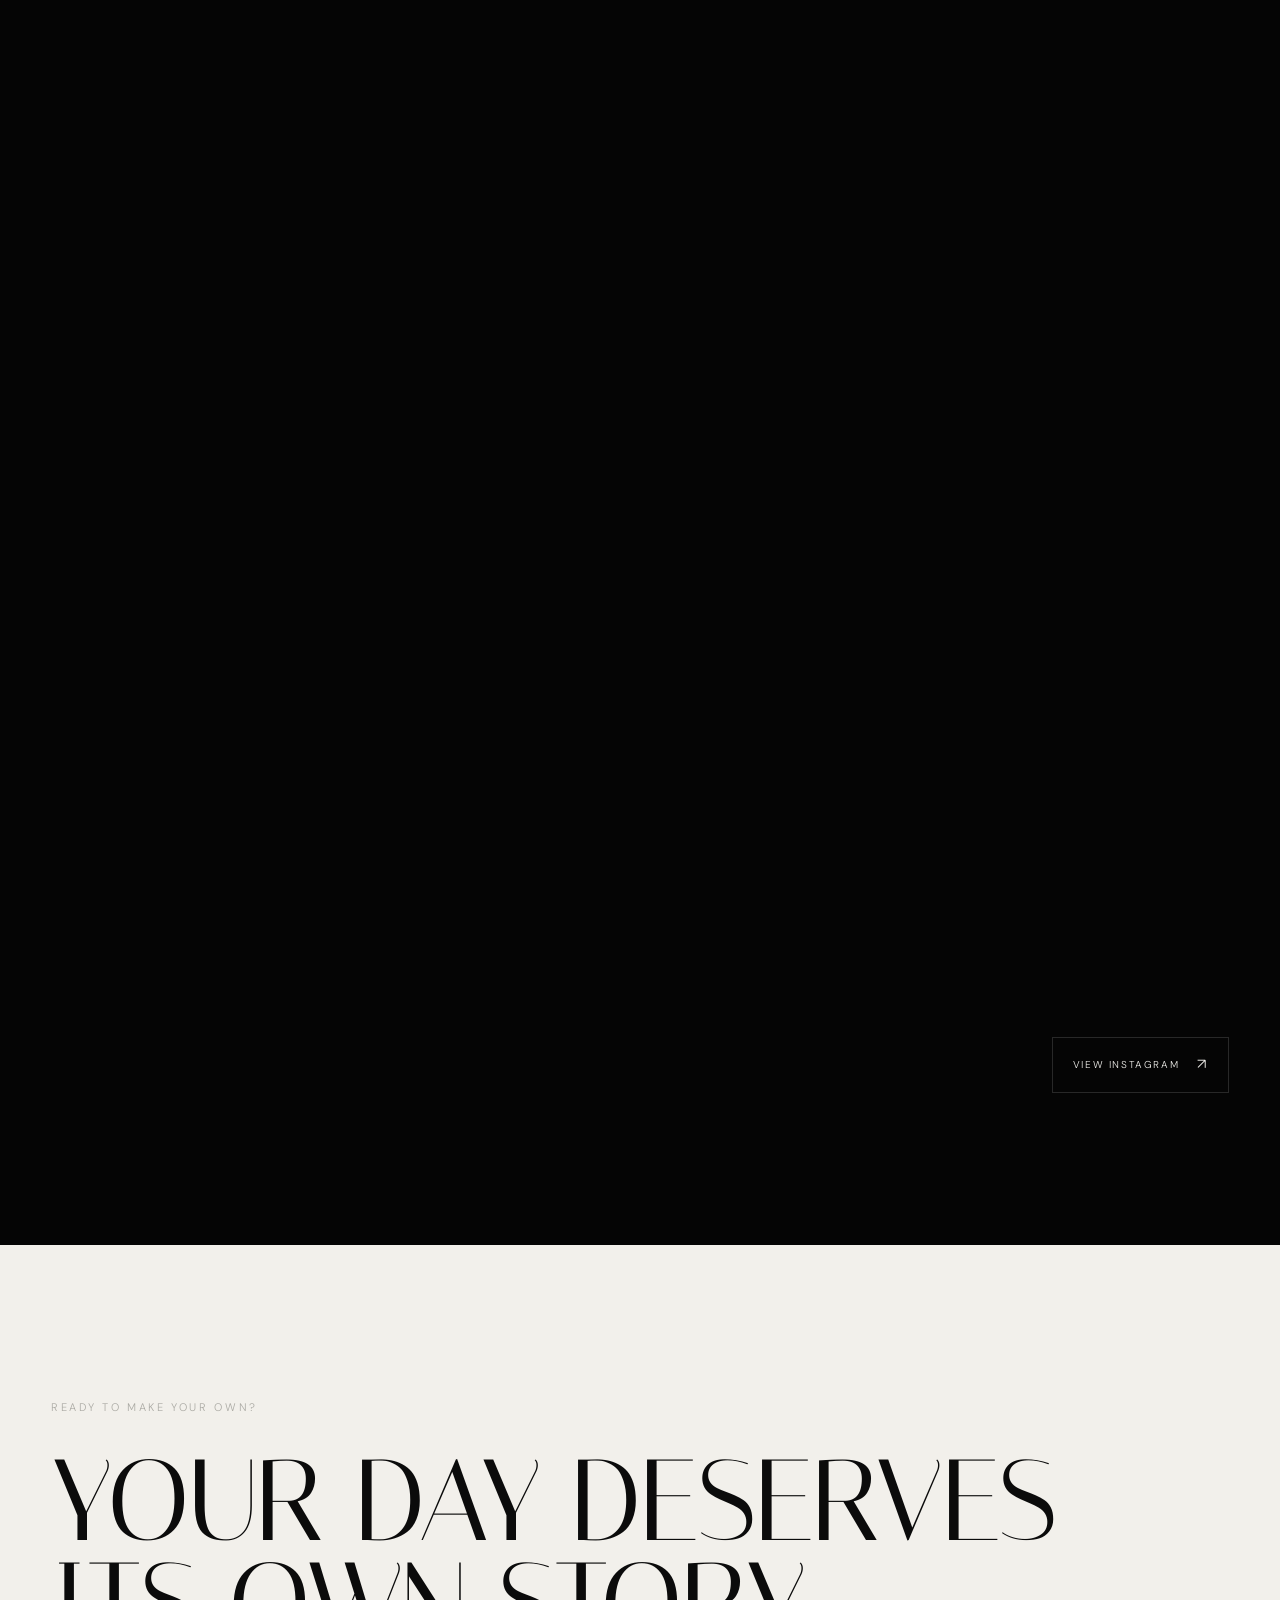
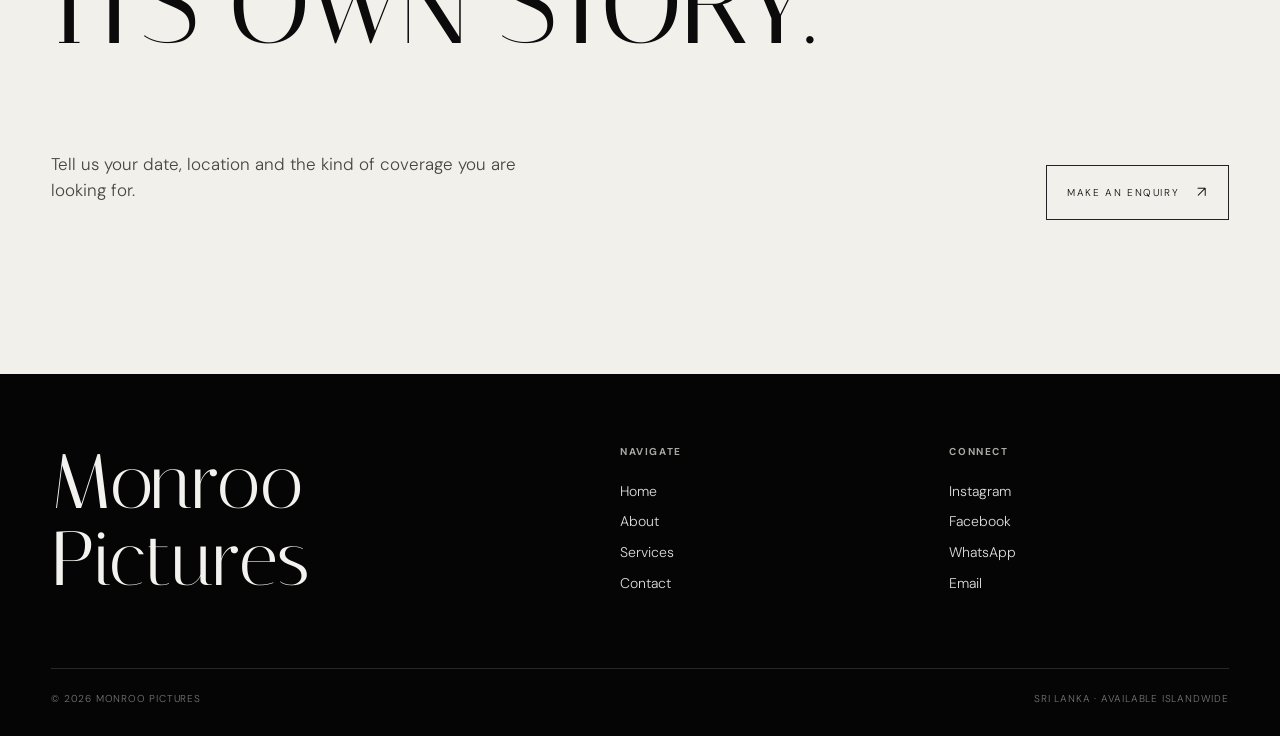
<file: portfolio/index.html>
<!doctype html><html lang="en"><head><meta charset="utf-8"><meta name="viewport" content="width=device-width,initial-scale=1"><title>Portfolio | Monroo Pictures</title><meta name="description" content="Explore selected wedding, couple, portrait and lifestyle work by Monroo Pictures."><meta name="theme-color" content="#050505"><link rel="icon" href="../favicon.png"><link rel="stylesheet" href="../assets/css/styles.css"><script>document.documentElement.classList.add("js")</script></head><body>
<div class="loader"><div class="loader__inner"><img class="loader__mark" src="../assets/images/monroo-mark.webp" alt=""><div class="loader__word">MONROO</div><div class="loader__sub">WEDDING PICTURES</div></div></div><div class="scroll-progress"></div><div class="cursor"></div><div class="cursor-dot"></div>
<header class="site-header"><a class="brand" href="../"><img src="../assets/images/monroo-mark.webp" alt="Monroo Pictures"><span>Monroo</span></a><nav class="nav"><a href="../">Home</a><a href="../about/">About</a><a href="../services/">Services</a><a href="./" aria-current="page">Portfolio</a><a href="../contact/">Contact</a><a class="nav__wa" href="https://wa.me/94777231238" target="_blank" rel="noopener">WhatsApp</a></nav><button class="menu-toggle" aria-label="Open menu" aria-expanded="false"></button></header><aside class="mobile-menu"><div class="mobile-menu__links"><a href="../">Home</a><a href="../about/">About</a><a href="../services/">Services</a><a href="./">Portfolio</a><a href="../contact/">Contact</a></div><div class="mobile-menu__foot"><a href="https://www.instagram.com/monroo_pictures/" target="_blank" rel="noopener">Instagram</a><a href="https://www.facebook.com/Monroowedding" target="_blank" rel="noopener">Facebook</a><a href="https://wa.me/94777231238" target="_blank" rel="noopener">WhatsApp</a></div></aside>
<main>
<section class="hero hero--inner"><div class="hero__slides"><div class="hero__slide is-active" style="background-image:url('../assets/images/coastal-white.webp')"></div></div><div class="hero__content"><div class="hero__kicker">Selected portfolio</div><h1 class="display">A collection of<br>real moments.</h1></div></section>
<section class="page-intro"><div class="container page-intro__grid"><div class="eyebrow" data-reveal>Portfolio</div><p data-reveal>Weddings, couple stories, portraits and celebrations photographed with a focus on atmosphere, connection and the moments that happen between the planned ones.</p></div></section>
<section class="section section--tight"><div class="container"><div class="gallery">
<figure class="gallery-item" data-reveal><img loading="lazy" src="../assets/images/kandyan-couple.webp" alt="Traditional wedding couple portrait"></figure>
<figure class="gallery-item" data-reveal><img loading="lazy" src="../assets/images/mountain-couple.webp" alt="Pre-wedding mountain couple session"></figure>
<figure class="gallery-item" data-reveal><img loading="lazy" src="../assets/images/black-elegance.webp" alt="Elegant couple portrait"></figure>
<figure class="gallery-item" data-reveal><img loading="lazy" src="../assets/images/kandyan-bride-wide.webp" alt="Traditional bride portrait"></figure>
<figure class="gallery-item" data-reveal><img loading="lazy" src="../assets/images/bridesmaids.webp" alt="Bride with bridesmaids"></figure>
<figure class="gallery-item" data-reveal><img loading="lazy" src="../assets/images/coastal-white.webp" alt="Couple walking on a beach"></figure>
<figure class="gallery-item" data-reveal><img loading="lazy" src="../assets/images/city-red.webp" alt="Night couple portrait in the city"></figure>
<figure class="gallery-item" data-reveal><img loading="lazy" src="../assets/images/mountain-bride.webp" alt="Bride portrait in tall grass"></figure>
<figure class="gallery-item" data-reveal><img loading="lazy" src="../assets/images/editorial-collage.webp" alt="Editorial portrait collage"></figure>
<figure class="gallery-item" data-reveal><img loading="lazy" src="../assets/images/sunset-silhouette.webp" alt="Couple silhouette at sunset"></figure>
<figure class="gallery-item" data-reveal><img loading="lazy" src="../assets/images/coastal-field.webp" alt="Couple walking by the coast"></figure>
<figure class="gallery-item" data-reveal><img loading="lazy" src="../assets/images/stairway-couple.webp" alt="Couple on a staircase"></figure>
<figure class="gallery-item" data-reveal><img loading="lazy" src="../assets/images/family-moment.webp" alt="Family lifestyle portrait"></figure>
<figure class="gallery-item" data-reveal><img loading="lazy" src="../assets/images/heritage-couple.webp" alt="Couple portrait at heritage property"></figure>
<figure class="gallery-item" data-reveal><img loading="lazy" src="../assets/images/beach-orange.webp" alt="Couple walking at the beach"></figure>
<figure class="gallery-item" data-reveal><img loading="lazy" src="../assets/images/floral-couple.webp" alt="Lifestyle couple portrait"></figure>
</div></div></section>
<section class="section section--tight"><div class="container"><div class="section-head"><div><div class="eyebrow" data-reveal>See more</div><h2 class="display" data-reveal>Follow the ongoing story.</h2></div><a class="btn" href="https://www.instagram.com/monroo_pictures/" target="_blank" rel="noopener">View Instagram</a></div></div></section>
<section class="cta"><div class="container"><div class="eyebrow">Ready to make your own?</div></div><div class="cta__line">YOUR DAY DESERVES ITS OWN STORY.</div><div class="container cta__row"><p>Tell us your date, location and the kind of coverage you are looking for.</p><a class="btn" href="../contact/">Make an enquiry</a></div></section>
</main>
<div class="lightbox" aria-modal="true" role="dialog" aria-label="Portfolio image viewer"><button class="lightbox__close" aria-label="Close">×</button><img alt=""><div class="lightbox__count"></div></div>
<footer class="footer"><div class="container"><div class="footer__top"><div class="footer__brand">Monroo Pictures</div><div class="footer__col"><strong>Navigate</strong><a href="../">Home</a><a href="../about/">About</a><a href="../services/">Services</a><a href="../contact/">Contact</a></div><div class="footer__col"><strong>Connect</strong><a href="https://www.instagram.com/monroo_pictures/" target="_blank" rel="noopener">Instagram</a><a href="https://www.facebook.com/Monroowedding" target="_blank" rel="noopener">Facebook</a><a href="https://wa.me/94777231238" target="_blank" rel="noopener">WhatsApp</a><a href="mailto:info.monroo@gmail.com">Email</a></div></div><div class="footer__bottom"><span>© 2026 Monroo Pictures</span><span>Sri Lanka · Available islandwide</span></div></div></footer><script src="../assets/js/app.js"></script></body></html>
</file>
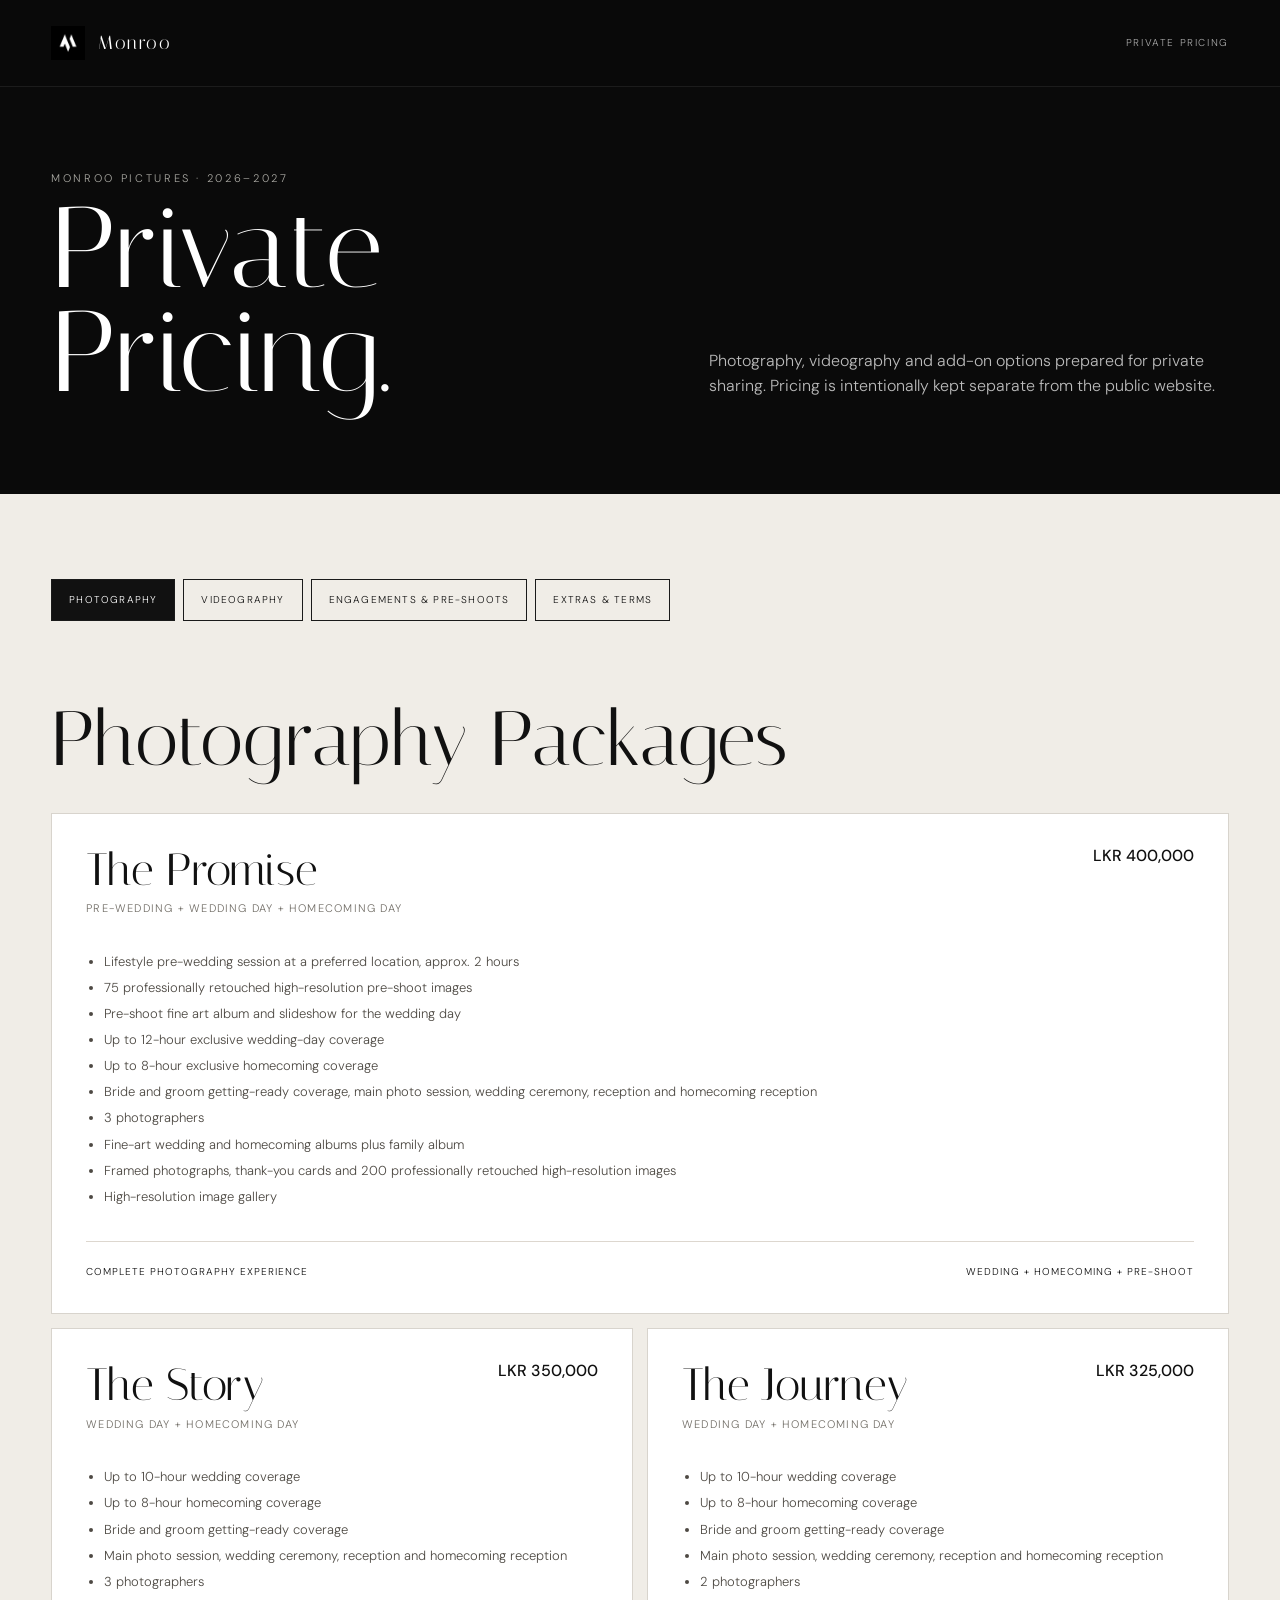
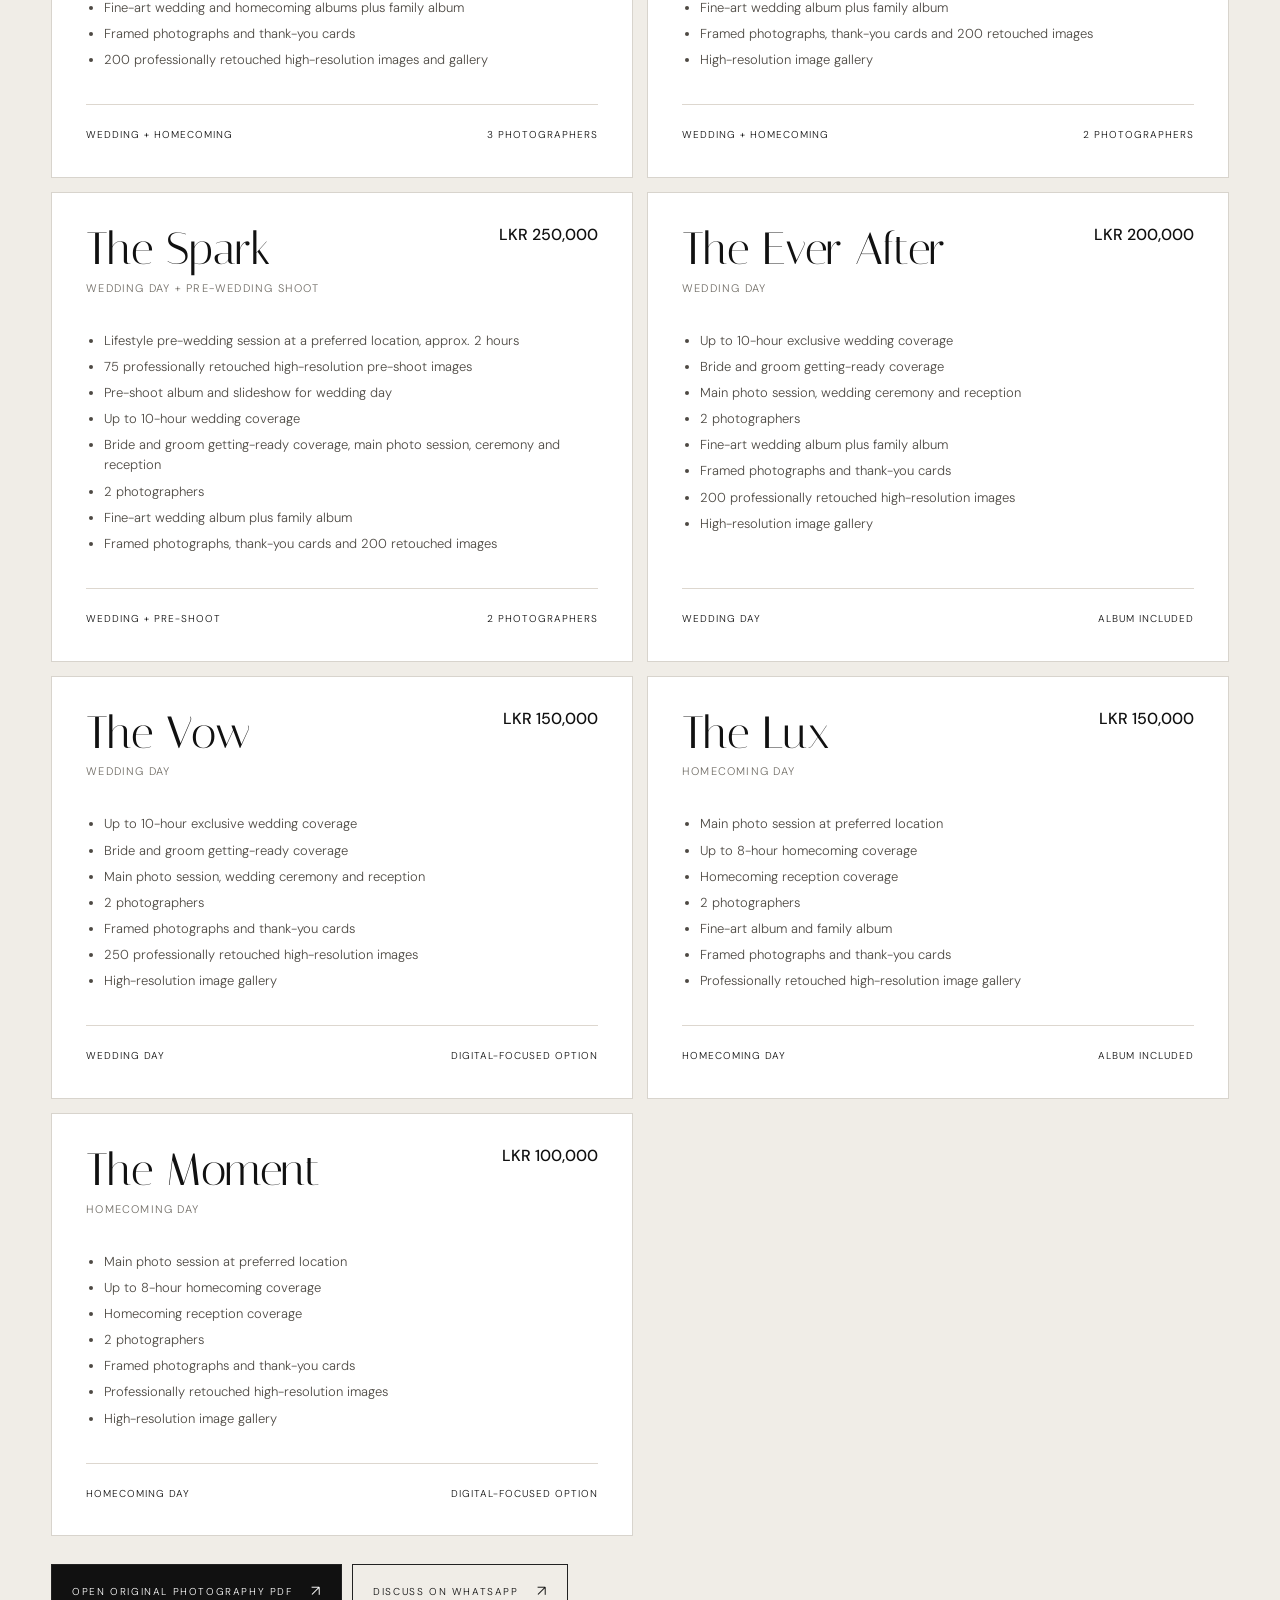
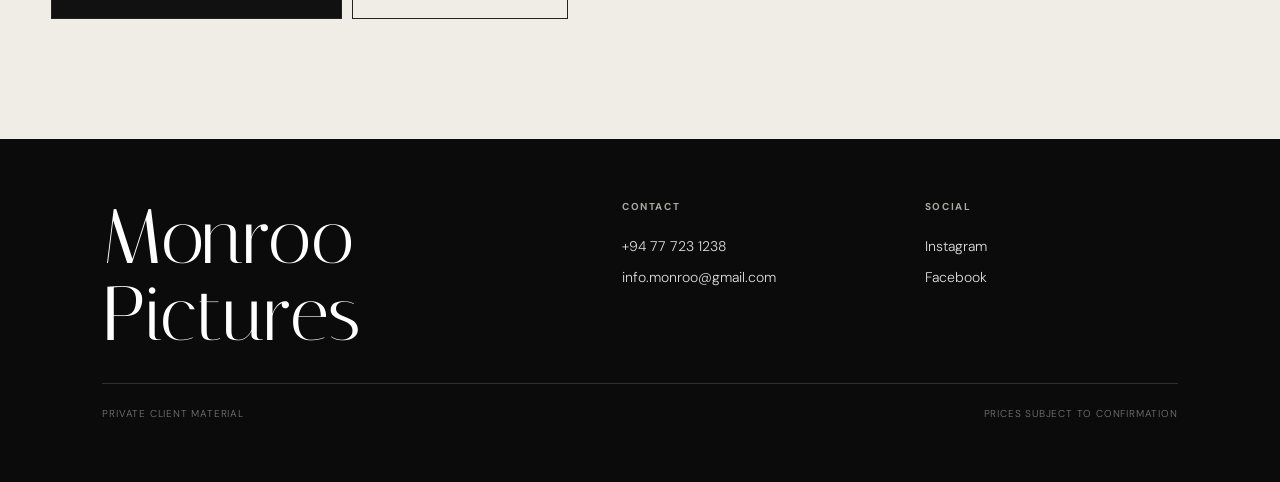
<file: pricing/index.html>
<!doctype html><html lang="en"><head><meta charset="utf-8"><meta name="viewport" content="width=device-width,initial-scale=1"><title>Private Pricing | Monroo Pictures</title><meta name="robots" content="noindex,nofollow,noarchive"><meta name="googlebot" content="noindex,nofollow"><meta name="theme-color" content="#0a0a0a"><link rel="icon" href="../favicon.png"><link rel="stylesheet" href="../assets/css/styles.css"><script>document.documentElement.classList.add("js")</script></head><body class="guide-body">
<div class="scroll-progress"></div><div class="cursor"></div><div class="cursor-dot"></div>
<header class="site-header"><a class="brand" href="../"><img src="../assets/images/monroo-mark.webp" alt="Monroo Pictures"><span>Monroo</span></a><div style="font-size:10px;letter-spacing:.16em;text-transform:uppercase;color:#aaa">Private Pricing</div></header>
<main>
<section class="guide-hero"><div class="guide-hero__top"><div><div class="eyebrow">Monroo Pictures · 2026–2027</div><h1>Private<br>Pricing.</h1></div><p>Photography, videography and add-on options prepared for private sharing. Pricing is intentionally kept separate from the public website.</p></div></section>
<div class="guide-shell">
  <div class="guide-tabs" role="tablist"><button class="guide-tab is-active" data-tab="photo">Photography</button><button class="guide-tab" data-tab="video">Videography</button><button class="guide-tab" data-tab="engagements">Engagements & Pre-Shoots</button><button class="guide-tab" data-tab="extras">Extras & Terms</button></div>

  <section class="guide-panel is-active" id="photo">
    <h2 class="guide-category-title">Photography Packages</h2>
    <div class="package-grid">
      <article class="package-card package-card--wide"><div class="package-card__top"><div><h3>The Promise</h3><div class="package-card__sub">Pre-Wedding + Wedding Day + Homecoming Day</div></div><div class="price">LKR 400,000</div></div><ul><li>Lifestyle pre-wedding session at a preferred location, approx. 2 hours</li><li>75 professionally retouched high-resolution pre-shoot images</li><li>Pre-shoot fine art album and slideshow for the wedding day</li><li>Up to 12-hour exclusive wedding-day coverage</li><li>Up to 8-hour exclusive homecoming coverage</li><li>Bride and groom getting-ready coverage, main photo session, wedding ceremony, reception and homecoming reception</li><li>3 photographers</li><li>Fine-art wedding and homecoming albums plus family album</li><li>Framed photographs, thank-you cards and 200 professionally retouched high-resolution images</li><li>High-resolution image gallery</li></ul><div class="package-card__foot"><span>Complete photography experience</span><span>Wedding + Homecoming + Pre-shoot</span></div></article>
      <article class="package-card"><div class="package-card__top"><div><h3>The Story</h3><div class="package-card__sub">Wedding Day + Homecoming Day</div></div><div class="price">LKR 350,000</div></div><ul><li>Up to 10-hour wedding coverage</li><li>Up to 8-hour homecoming coverage</li><li>Bride and groom getting-ready coverage</li><li>Main photo session, wedding ceremony, reception and homecoming reception</li><li>3 photographers</li><li>Fine-art wedding and homecoming albums plus family album</li><li>Framed photographs and thank-you cards</li><li>200 professionally retouched high-resolution images and gallery</li></ul><div class="package-card__foot"><span>Wedding + Homecoming</span><span>3 photographers</span></div></article>
      <article class="package-card"><div class="package-card__top"><div><h3>The Journey</h3><div class="package-card__sub">Wedding Day + Homecoming Day</div></div><div class="price">LKR 325,000</div></div><ul><li>Up to 10-hour wedding coverage</li><li>Up to 8-hour homecoming coverage</li><li>Bride and groom getting-ready coverage</li><li>Main photo session, wedding ceremony, reception and homecoming reception</li><li>2 photographers</li><li>Fine-art wedding album plus family album</li><li>Framed photographs, thank-you cards and 200 retouched images</li><li>High-resolution image gallery</li></ul><div class="package-card__foot"><span>Wedding + Homecoming</span><span>2 photographers</span></div></article>
      <article class="package-card"><div class="package-card__top"><div><h3>The Spark</h3><div class="package-card__sub">Wedding Day + Pre-Wedding Shoot</div></div><div class="price">LKR 250,000</div></div><ul><li>Lifestyle pre-wedding session at a preferred location, approx. 2 hours</li><li>75 professionally retouched high-resolution pre-shoot images</li><li>Pre-shoot album and slideshow for wedding day</li><li>Up to 10-hour wedding coverage</li><li>Bride and groom getting-ready coverage, main photo session, ceremony and reception</li><li>2 photographers</li><li>Fine-art wedding album plus family album</li><li>Framed photographs, thank-you cards and 200 retouched images</li></ul><div class="package-card__foot"><span>Wedding + Pre-shoot</span><span>2 photographers</span></div></article>
      <article class="package-card"><div class="package-card__top"><div><h3>The Ever After</h3><div class="package-card__sub">Wedding Day</div></div><div class="price">LKR 200,000</div></div><ul><li>Up to 10-hour exclusive wedding coverage</li><li>Bride and groom getting-ready coverage</li><li>Main photo session, wedding ceremony and reception</li><li>2 photographers</li><li>Fine-art wedding album plus family album</li><li>Framed photographs and thank-you cards</li><li>200 professionally retouched high-resolution images</li><li>High-resolution image gallery</li></ul><div class="package-card__foot"><span>Wedding Day</span><span>Album included</span></div></article>
      <article class="package-card"><div class="package-card__top"><div><h3>The Vow</h3><div class="package-card__sub">Wedding Day</div></div><div class="price">LKR 150,000</div></div><ul><li>Up to 10-hour exclusive wedding coverage</li><li>Bride and groom getting-ready coverage</li><li>Main photo session, wedding ceremony and reception</li><li>2 photographers</li><li>Framed photographs and thank-you cards</li><li>250 professionally retouched high-resolution images</li><li>High-resolution image gallery</li></ul><div class="package-card__foot"><span>Wedding Day</span><span>Digital-focused option</span></div></article>
      <article class="package-card"><div class="package-card__top"><div><h3>The Lux</h3><div class="package-card__sub">Homecoming Day</div></div><div class="price">LKR 150,000</div></div><ul><li>Main photo session at preferred location</li><li>Up to 8-hour homecoming coverage</li><li>Homecoming reception coverage</li><li>2 photographers</li><li>Fine-art album and family album</li><li>Framed photographs and thank-you cards</li><li>Professionally retouched high-resolution image gallery</li></ul><div class="package-card__foot"><span>Homecoming Day</span><span>Album included</span></div></article>
      <article class="package-card"><div class="package-card__top"><div><h3>The Moment</h3><div class="package-card__sub">Homecoming Day</div></div><div class="price">LKR 100,000</div></div><ul><li>Main photo session at preferred location</li><li>Up to 8-hour homecoming coverage</li><li>Homecoming reception coverage</li><li>2 photographers</li><li>Framed photographs and thank-you cards</li><li>Professionally retouched high-resolution images</li><li>High-resolution image gallery</li></ul><div class="package-card__foot"><span>Homecoming Day</span><span>Digital-focused option</span></div></article>
    </div>
    <div class="guide-actions"><a class="btn btn--dark" href="../assets/docs/monroo-photo-package-2026.pdf" target="_blank" rel="noopener">Open Original Photography PDF</a><a class="btn" href="https://wa.me/94777231238?text=Hello%20Monroo%20Pictures%2C%20I%20would%20like%20to%20discuss%20your%20photography%20packages." target="_blank" rel="noopener">Discuss on WhatsApp</a></div>
  </section>

  <section class="guide-panel" id="video">
    <h2 class="guide-category-title">Videography Packages</h2>
    <div class="package-grid">
      <article class="package-card package-card--wide"><div class="package-card__top"><div><h3>Eternal Elegance</h3><div class="package-card__sub">Wedding Day · Premium Coverage</div></div><div class="price">Full HD LKR 225,000 · 4K LKR 300,000</div></div><ul><li>3 professional cameras</li><li>Bride and groom getting ready at the hotel</li><li>Couple and retinue video coverage</li><li>Traditional ceremony and reception coverage</li><li>Couple song video, wedding trailer and Instagram reel</li><li>Customized USB drive with wooden box engraved with couple name</li><li>Approx. 60–90 minute final video</li><li>12 hours coverage</li><li>Dedicated audio recording</li></ul><div class="package-card__foot"><span>Wedding Day</span><span>3-camera coverage</span></div></article>
      <article class="package-card"><div class="package-card__top"><div><h3>Golden Glow</h3><div class="package-card__sub">Wedding Day</div></div><div class="price">Full HD 130,000 · 4K 200,000</div></div><ul><li>2 professional cameras</li><li>Bride and groom getting ready at the hotel</li><li>Couple and retinue coverage</li><li>Traditional ceremony and reception coverage</li><li>Wedding trailer or couple song video</li><li>Instagram reel</li><li>USB in wooden box</li><li>Approx. 40–60 minute final video</li><li>10 hours coverage with dedicated audio</li></ul><div class="package-card__foot"><span>Wedding Day</span><span>2 cameras</span></div></article>
      <article class="package-card"><div class="package-card__top"><div><h3>Silver Romance</h3><div class="package-card__sub">Wedding Day</div></div><div class="price">Full HD 65,000 · 4K 90,000</div></div><ul><li>1 professional camera</li><li>Couple and retinue video coverage</li><li>Traditional ceremony and reception coverage</li><li>Approx. 15–20 minute documentary highlight</li><li>USB drive with wooden box</li><li>10 hours coverage</li></ul><div class="package-card__foot"><span>Wedding Day</span><span>Essential film coverage</span></div></article>
      <article class="package-card"><div class="package-card__top"><div><h3>Velvet Luxe</h3><div class="package-card__sub">Homecoming Day</div></div><div class="price">Full HD 120,000 · 4K 160,000</div></div><ul><li>2 professional cameras</li><li>Couple video session</li><li>Traditional ceremony and reception coverage</li><li>Approx. 30–45 minute documentary highlight</li><li>USB drive with wooden box</li><li>10 hours coverage</li><li>Dedicated audio recording</li></ul><div class="package-card__foot"><span>Homecoming Day</span><span>2 cameras</span></div></article>
      <article class="package-card"><div class="package-card__top"><div><h3>Ivory Grace</h3><div class="package-card__sub">Homecoming Day</div></div><div class="price">Full HD 60,000 · 4K 75,000</div></div><ul><li>1 professional camera</li><li>Couple video session</li><li>Traditional ceremony and reception coverage</li><li>Approx. 20–30 minute documentary highlight</li><li>USB drive with wooden box</li><li>8 hours coverage</li></ul><div class="package-card__foot"><span>Homecoming Day</span><span>Essential film coverage</span></div></article>
      <article class="package-card package-card--wide"><div class="package-card__top"><div><h3>Cherished Moments</h3><div class="package-card__sub">Complete Wedding + Homecoming Experience</div></div><div class="price">Full HD 150,000 · 4K 250,000</div></div><ul><li>Wedding day: 2-camera coverage, bride and groom getting ready, couple and retinue, ceremony and reception</li><li>Wedding trailer or couple song video plus Instagram reel</li><li>Approx. 40–60 minute wedding film, 10 hours wedding coverage and dedicated audio</li><li>Homecoming: 1 professional camera, couple video session, ceremony and reception</li><li>Approx. 15–20 minute homecoming documentary highlight with 9 hours coverage</li><li>Video delivered on USB drive with wooden box</li></ul><div class="package-card__foot"><span>Wedding + Homecoming</span><span>Combined package</span></div></article>
    </div>
    <div class="guide-actions"><a class="btn btn--dark" href="../assets/docs/monroo-videography-package-2026-2027.pdf" target="_blank" rel="noopener">Open Original Videography PDF</a><a class="btn" href="https://wa.me/94777231238?text=Hello%20Monroo%20Pictures%2C%20I%20would%20like%20to%20discuss%20your%20videography%20packages." target="_blank" rel="noopener">Discuss on WhatsApp</a></div>
  </section>

  <section class="guide-panel" id="engagements">
    <h2 class="guide-category-title">Engagement & Pre-Shoot</h2>
    <div class="package-grid">
      <article class="package-card"><div class="package-card__top"><div><h3>Engagement Standard</h3><div class="package-card__sub">Photography</div></div><div class="price">LKR 95,000</div></div><ul><li>Bride and groom getting dressed</li><li>Main photo session at preferred location</li><li>Engagement ceremony and reception</li><li>Up to 4-hour exclusive coverage</li><li>Framed photograph</li><li>100 professionally retouched high-resolution images</li><li>High-resolution image gallery</li></ul></article>
      <article class="package-card"><div class="package-card__top"><div><h3>Engagement Premium</h3><div class="package-card__sub">Photography</div></div><div class="price">LKR 115,000</div></div><ul><li>Bride and groom getting dressed</li><li>Main photo session at preferred location</li><li>Engagement ceremony and reception</li><li>Up to 6-hour exclusive coverage</li><li>Fine-art album, framed photograph and retouched images</li><li>High-resolution image gallery</li></ul></article>
      <article class="package-card"><div class="package-card__top"><div><h3>Pre-Wedding Standard</h3><div class="package-card__sub">Photography · Approx. 2 hours</div></div><div class="price">LKR 70,000</div></div><ul><li>Casual photo session at a preferred location</li><li>75 professionally retouched high-resolution digital images</li><li>Pre-shoot slideshow for wedding day</li></ul></article>
      <article class="package-card"><div class="package-card__top"><div><h3>Pre-Wedding Premium</h3><div class="package-card__sub">Photography · Approx. 6 hours</div></div><div class="price">LKR 95,000</div></div><ul><li>Casual photo session at a preferred location</li><li>100 professionally retouched high-resolution digital images</li><li>30-page custom-designed fine-art album</li><li>Pre-shoot slideshow for wedding day</li></ul></article>
      <article class="package-card"><div class="package-card__top"><div><h3>Promise Bloom</h3><div class="package-card__sub">Engagement Videography</div></div><div class="price">Full HD 75,000 · 4K 100,000</div></div><ul><li>2 professional cameras</li><li>Bride and groom getting ready</li><li>Couple and family ceremony coverage</li><li>Registration and reception coverage</li><li>Instagram reel and approx. 15–20 minute final video</li><li>8 hours coverage, USB wooden box and dedicated audio</li></ul></article>
      <article class="package-card"><div class="package-card__top"><div><h3>Forever Spark</h3><div class="package-card__sub">Engagement Videography</div></div><div class="price">Full HD 40,000 · 4K 65,000</div></div><ul><li>1 professional camera</li><li>Couple and family segment coverage</li><li>Registration and reception coverage</li><li>Instagram reel and approx. 5–10 minute final video</li><li>6 hours coverage and USB wooden box</li></ul></article>
      <article class="package-card"><div class="package-card__top"><div><h3>Serene Story</h3><div class="package-card__sub">Pre-Wedding Videography</div></div><div class="price">Full HD 40,000 · 4K 50,000</div></div><ul><li>1 professional camera</li><li>Exclusive 3-hour coverage</li><li>Approx. 3-minute final video</li><li>Delivery via Google Drive</li></ul></article>
      <article class="package-card"><div class="package-card__top"><div><h3>Timeless Together</h3><div class="package-card__sub">Pre-Wedding Videography</div></div><div class="price">Full HD 70,000 · 4K 80,000</div></div><ul><li>2 professional cameras</li><li>Exclusive 5-hour coverage</li><li>Approx. 5-minute final video</li><li>USB drive with wooden box</li></ul></article>
    </div>
  </section>

  <section class="guide-panel" id="extras">
    <h2 class="guide-category-title">Add-Ons & Extras</h2>
    <div class="poster-card"><img src="../assets/images/content-creator.webp" alt="Monroo Content Creator Package"><div class="poster-card__copy"><div class="eyebrow">Content Creator Package</div><h3>Ever After Start</h3><p>Social-first wedding coverage designed for fast sharing in vertical format.</p><ul><li>5 cinematic vertical reels</li><li>Couple photoshoot moments</li><li>Traditional ceremony</li><li>Function highlights including visual moments such as lamp lighting, cake cutting and speeches</li><li>Couple first dance</li><li>Dance floor celebrations</li></ul><div class="price" style="margin-top:28px">Investment · LKR 55,000</div></div></div>
    <div class="package-grid" style="margin-top:14px">
      <article class="package-card"><div class="package-card__top"><div><h3>Drone / Aerial Shoot</h3><div class="package-card__sub">Skyview Memories</div></div><div class="price">LKR 30,000</div></div><ul><li>Aerial wedding visuals from a cinematic perspective</li><li>Subject to permissions, location approval, weather and applicable government or location charges</li><li>Clients are responsible for obtaining required location no-objection approval where applicable</li></ul></article>
      <article class="package-card"><div class="package-card__top"><div><h3>Video Add-Ons</h3><div class="package-card__sub">Optional Extras</div></div></div><ul><li>Bridal Robe Shoot · LKR 20,000</li><li>Customized Wooden USB Box · LKR 5,000</li><li>Additional Camera Coverage · LKR 30,000</li><li>Additional Hours · LKR 20,000 per hour</li><li>Same Day Edit · LKR 20,000</li><li>One Week Edit Service · LKR 35,000</li><li>HDD with All RAW Footage · LKR 35,000</li></ul></article>
    </div>
    <div class="guide-note"><h3>Important booking notes</h3><p>The original package documents contain the complete booking terms and conditions. Key points include advance-payment requirements, coverage-hour limits, travel charges where applicable, delivery timelines, crew meal arrangements, restrictions around damaging laser lighting and package-specific extra-hour charges. Always confirm final availability, inclusions and current terms directly with Monroo Pictures before booking.</p><div class="guide-actions"><a class="btn btn--light" href="../assets/docs/monroo-photo-package-2026.pdf" target="_blank" rel="noopener">Photography Terms PDF</a><a class="btn btn--light" href="../assets/docs/monroo-videography-package-2026-2027.pdf" target="_blank" rel="noopener">Videography Terms PDF</a></div></div>
    <div class="guide-actions"><a class="btn btn--dark" href="https://wa.me/94777231238?text=Hello%20Monroo%20Pictures%2C%20I%20have%20reviewed%20the%20pricing%20and%20would%20like%20to%20check%20availability." target="_blank" rel="noopener">Check Availability on WhatsApp</a><button class="btn" onclick="window.print()">Print / Save as PDF</button></div>
  </section>
</div>
</main>
<footer class="guide-footer"><div class="container"><div class="footer__top" style="padding-bottom:30px"><div class="footer__brand">Monroo Pictures</div><div class="footer__col"><strong>Contact</strong><a href="https://wa.me/94777231238">+94 77 723 1238</a><a href="mailto:info.monroo@gmail.com">info.monroo@gmail.com</a></div><div class="footer__col"><strong>Social</strong><a href="https://www.instagram.com/monroo_pictures/">Instagram</a><a href="https://www.facebook.com/Monroowedding">Facebook</a></div></div><div class="footer__bottom"><span>Private client material</span><span>Prices subject to confirmation</span></div></div></footer>
<script src="../assets/js/app.js"></script></body></html>
</file>
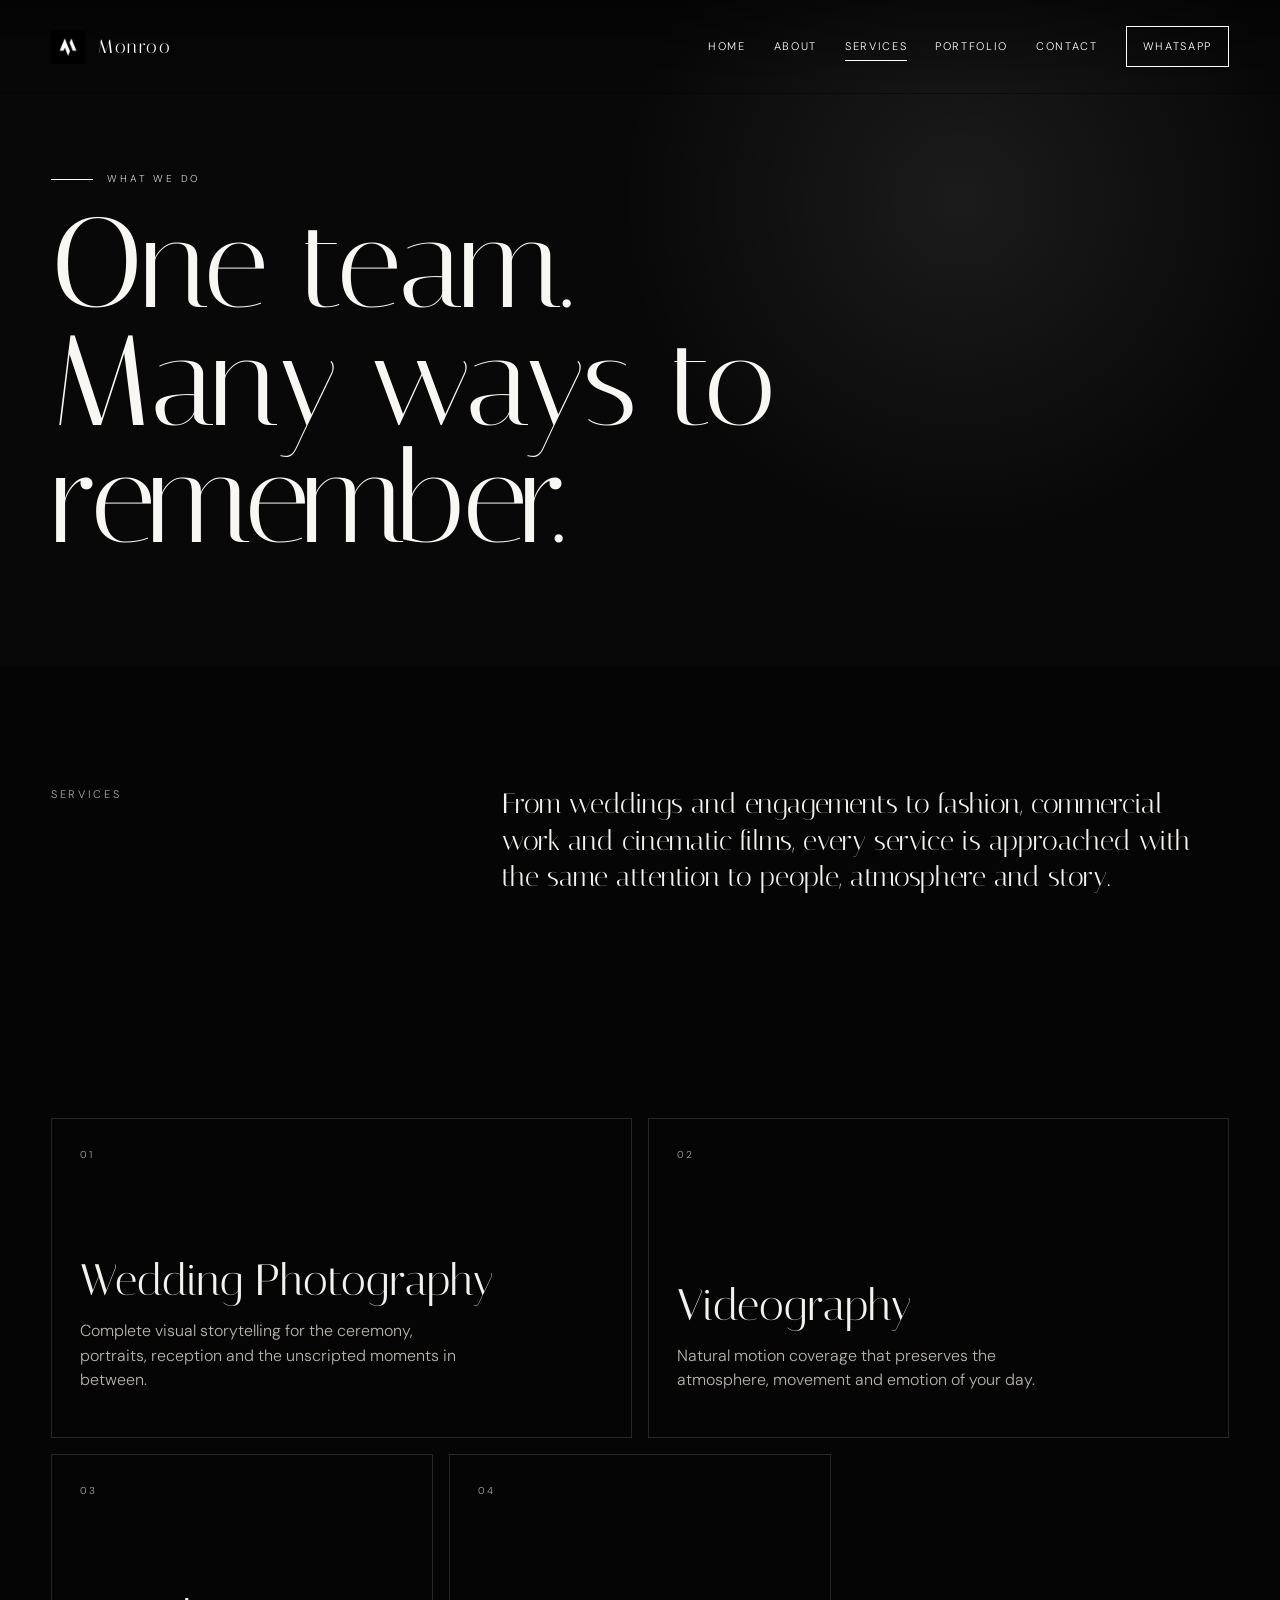
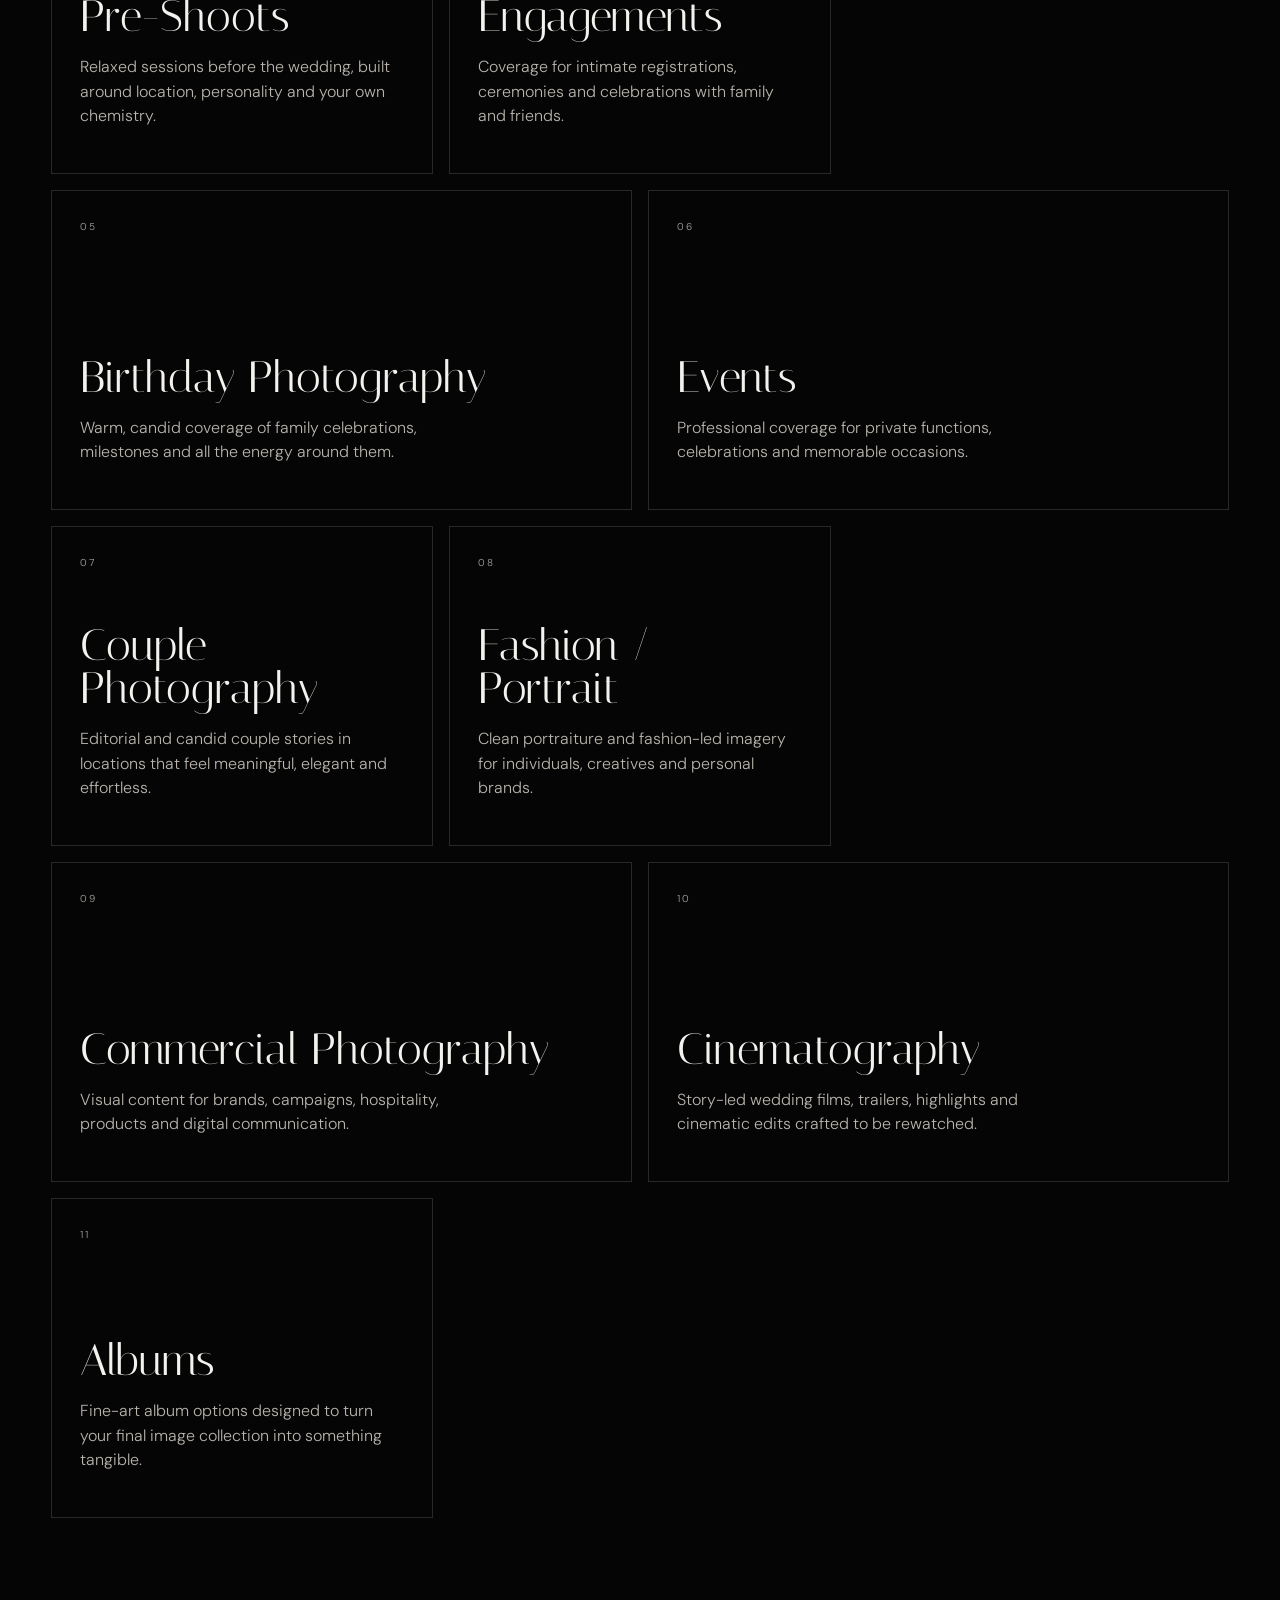
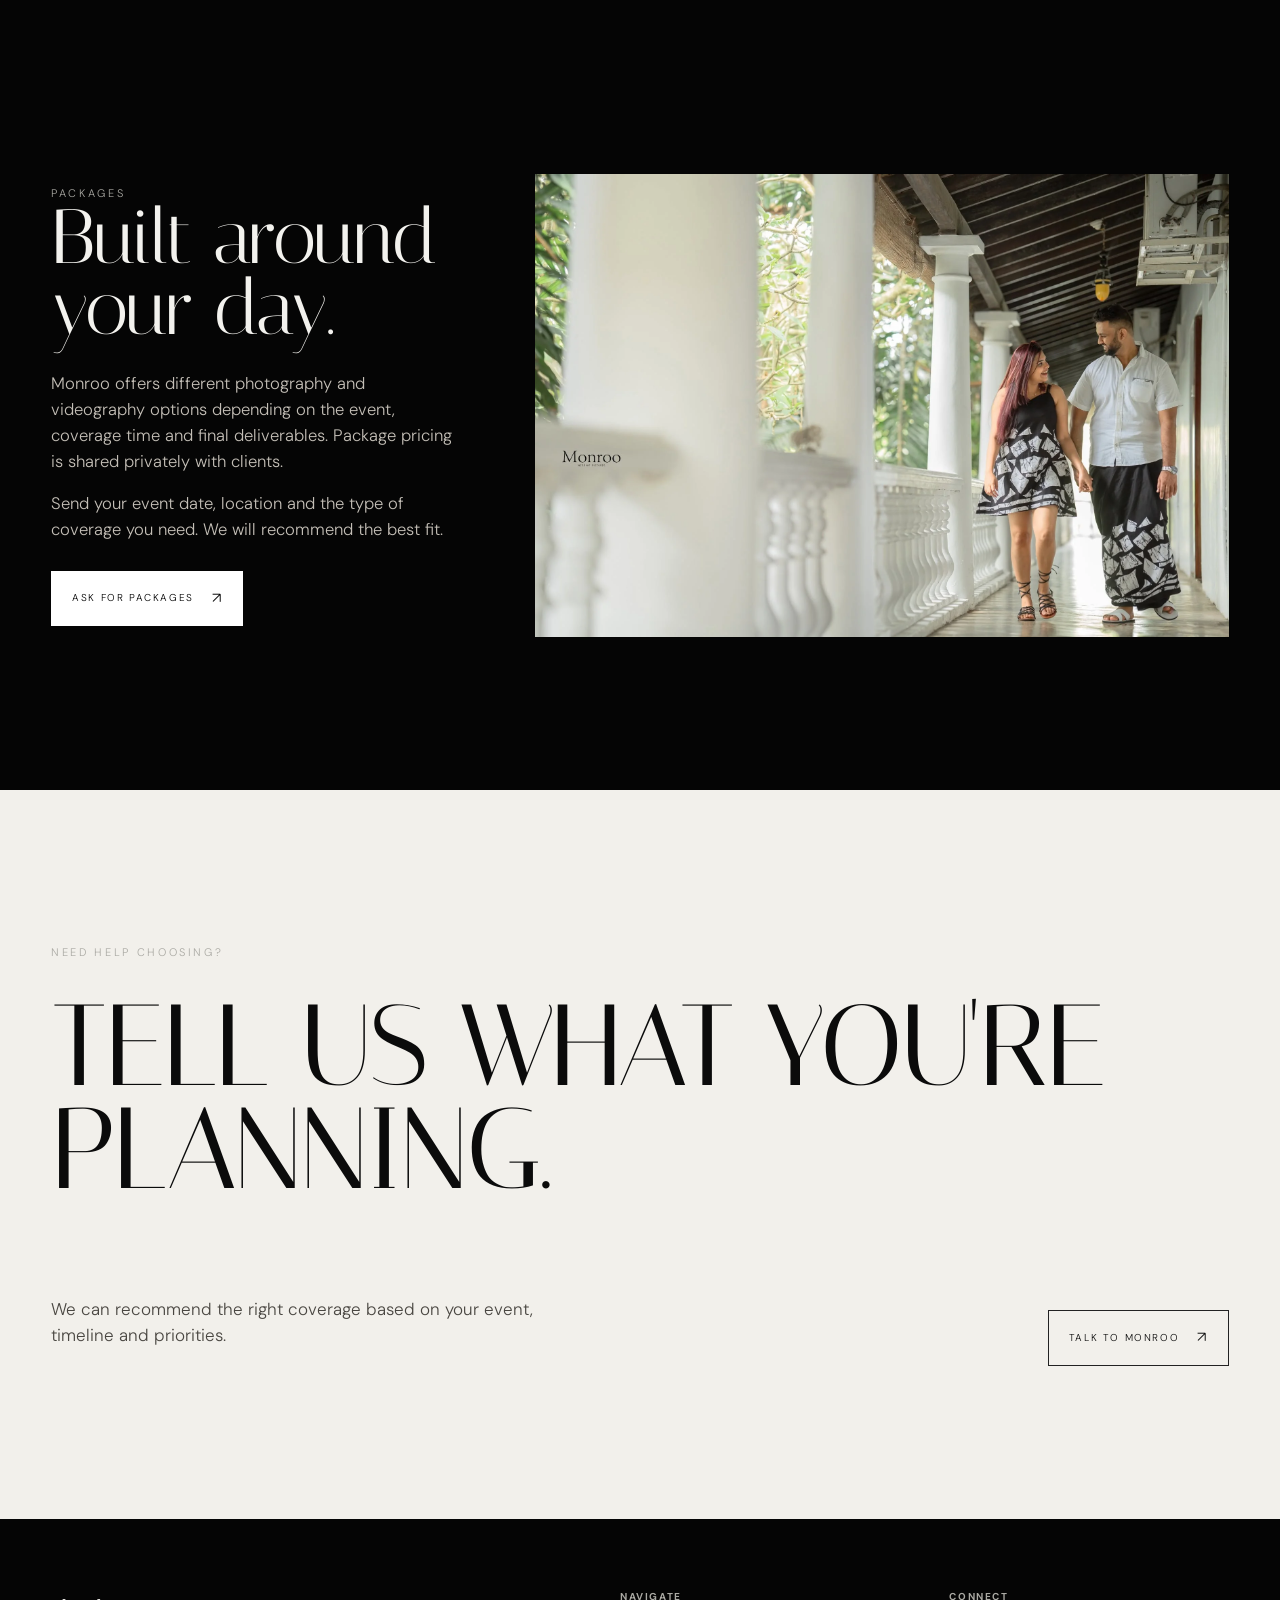
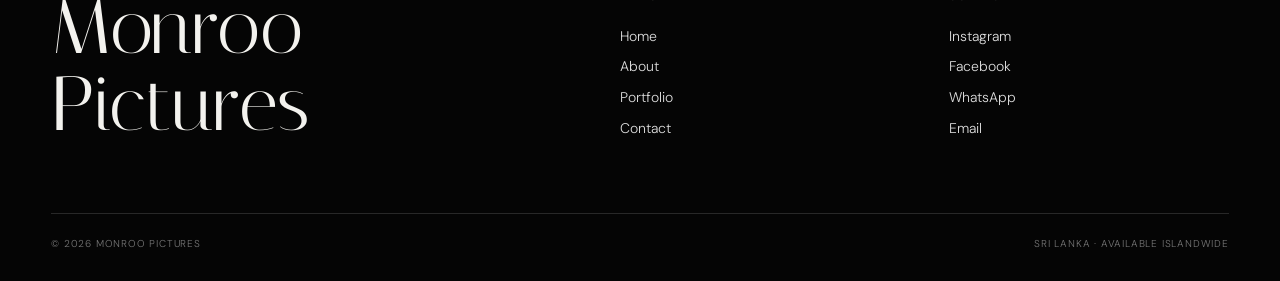
<file: services/index.html>
<!doctype html><html lang="en"><head><meta charset="utf-8"><meta name="viewport" content="width=device-width,initial-scale=1"><title>Services | Monroo Pictures</title><meta name="description" content="Wedding photography, cinematography, pre-shoots, engagements, events, portraits, commercial photography and albums by Monroo Pictures."><meta name="theme-color" content="#050505"><link rel="icon" href="../favicon.png"><link rel="stylesheet" href="../assets/css/styles.css"><script>document.documentElement.classList.add("js")</script></head><body>
<div class="loader"><div class="loader__inner"><img class="loader__mark" src="../assets/images/monroo-mark.webp" alt=""><div class="loader__word">MONROO</div><div class="loader__sub">WEDDING PICTURES</div></div></div><div class="scroll-progress"></div><div class="cursor"></div><div class="cursor-dot"></div>
<header class="site-header"><a class="brand" href="../"><img src="../assets/images/monroo-mark.webp" alt="Monroo Pictures"><span>Monroo</span></a><nav class="nav"><a href="../">Home</a><a href="../about/">About</a><a href="./" aria-current="page">Services</a><a href="../portfolio/">Portfolio</a><a href="../contact/">Contact</a><a class="nav__wa" href="https://wa.me/94777231238" target="_blank" rel="noopener">WhatsApp</a></nav><button class="menu-toggle" aria-label="Open menu" aria-expanded="false"></button></header><aside class="mobile-menu"><div class="mobile-menu__links"><a href="../">Home</a><a href="../about/">About</a><a href="./">Services</a><a href="../portfolio/">Portfolio</a><a href="../contact/">Contact</a></div><div class="mobile-menu__foot"><a href="https://www.instagram.com/monroo_pictures/" target="_blank" rel="noopener">Instagram</a><a href="https://www.facebook.com/Monroowedding" target="_blank" rel="noopener">Facebook</a><a href="https://wa.me/94777231238" target="_blank" rel="noopener">WhatsApp</a></div></aside>
<main>
<section class="hero hero--inner hero--plain"><div class="hero__content"><div class="hero__kicker">What we do</div><h1 class="display">One team.<br>Many ways to remember.</h1></div></section>
<section class="page-intro"><div class="container page-intro__grid"><div class="eyebrow" data-reveal>Services</div><p data-reveal>From weddings and engagements to fashion, commercial work and cinematic films, every service is approached with the same attention to people, atmosphere and story.</p></div></section>
<section class="section section--tight"><div class="container"><div class="service-grid">
<article class="service-card" data-reveal><div class="service-card__bg" style="background-image:url('../assets/images/kandyan-couple.webp')"></div><span class="service-card__num">01</span><div><h3>Wedding Photography</h3><p>Complete visual storytelling for the ceremony, portraits, reception and the unscripted moments in between.</p></div></article>
<article class="service-card" data-reveal><div class="service-card__bg" style="background-image:url('../assets/images/sunset-silhouette.webp')"></div><span class="service-card__num">02</span><div><h3>Videography</h3><p>Natural motion coverage that preserves the atmosphere, movement and emotion of your day.</p></div></article>
<article class="service-card" data-reveal><div class="service-card__bg" style="background-image:url('../assets/images/mountain-couple.webp')"></div><span class="service-card__num">03</span><div><h3>Pre-Shoots</h3><p>Relaxed sessions before the wedding, built around location, personality and your own chemistry.</p></div></article>
<article class="service-card" data-reveal><div class="service-card__bg" style="background-image:url('../assets/images/coastal-field.webp')"></div><span class="service-card__num">04</span><div><h3>Engagements</h3><p>Coverage for intimate registrations, ceremonies and celebrations with family and friends.</p></div></article>
<article class="service-card" data-reveal><div class="service-card__bg" style="background-image:url('../assets/images/family-moment.webp')"></div><span class="service-card__num">05</span><div><h3>Birthday Photography</h3><p>Warm, candid coverage of family celebrations, milestones and all the energy around them.</p></div></article>
<article class="service-card" data-reveal><div class="service-card__bg" style="background-image:url('../assets/images/bridesmaids.webp')"></div><span class="service-card__num">06</span><div><h3>Events</h3><p>Professional coverage for private functions, celebrations and memorable occasions.</p></div></article>
<article class="service-card" data-reveal><div class="service-card__bg" style="background-image:url('../assets/images/black-elegance.webp')"></div><span class="service-card__num">07</span><div><h3>Couple Photography</h3><p>Editorial and candid couple stories in locations that feel meaningful, elegant and effortless.</p></div></article>
<article class="service-card" data-reveal><div class="service-card__bg" style="background-image:url('../assets/images/floral-couple.webp')"></div><span class="service-card__num">08</span><div><h3>Fashion / Portrait</h3><p>Clean portraiture and fashion-led imagery for individuals, creatives and personal brands.</p></div></article>
<article class="service-card" data-reveal><div class="service-card__bg" style="background-image:url('../assets/images/city-red.webp')"></div><span class="service-card__num">09</span><div><h3>Commercial Photography</h3><p>Visual content for brands, campaigns, hospitality, products and digital communication.</p></div></article>
<article class="service-card" data-reveal><div class="service-card__bg" style="background-image:url('../assets/images/coastal-white.webp')"></div><span class="service-card__num">10</span><div><h3>Cinematography</h3><p>Story-led wedding films, trailers, highlights and cinematic edits crafted to be rewatched.</p></div></article>
<article class="service-card" data-reveal><div class="service-card__bg" style="background-image:url('../assets/images/editorial-collage.webp')"></div><span class="service-card__num">11</span><div><h3>Albums</h3><p>Fine-art album options designed to turn your final image collection into something tangible.</p></div></article>
</div></div></section>
<section class="section"><div class="container split packages-split"><div class="split__copy"><div class="eyebrow" data-reveal>Packages</div><h2 class="display" data-reveal>Built around your day.</h2><p data-reveal>Monroo offers different photography and videography options depending on the event, coverage time and final deliverables. Package pricing is shared privately with clients.</p><p data-reveal>Send your event date, location and the type of coverage you need. We will recommend the best fit.</p><div style="margin-top:28px"><a class="btn btn--light" href="https://wa.me/94777231238?text=Hello%20Monroo%20Pictures%2C%20I%20would%20like%20to%20check%20packages%20for%20my%20event." target="_blank" rel="noopener">Ask for packages</a></div></div><div class="split__media image-reveal"><img src="../assets/images/heritage-couple.webp" alt="Couple walking at a heritage location" loading="lazy" decoding="async"></div></div></section>
<section class="cta"><div class="container"><div class="eyebrow">Need help choosing?</div></div><div class="cta__line">TELL US WHAT YOU'RE PLANNING.</div><div class="container cta__row"><p>We can recommend the right coverage based on your event, timeline and priorities.</p><a class="btn" href="../contact/">Talk to Monroo</a></div></section>
</main>
<footer class="footer"><div class="container"><div class="footer__top"><div class="footer__brand">Monroo Pictures</div><div class="footer__col"><strong>Navigate</strong><a href="../">Home</a><a href="../about/">About</a><a href="../portfolio/">Portfolio</a><a href="../contact/">Contact</a></div><div class="footer__col"><strong>Connect</strong><a href="https://www.instagram.com/monroo_pictures/" target="_blank" rel="noopener">Instagram</a><a href="https://www.facebook.com/Monroowedding" target="_blank" rel="noopener">Facebook</a><a href="https://wa.me/94777231238" target="_blank" rel="noopener">WhatsApp</a><a href="mailto:info.monroo@gmail.com">Email</a></div></div><div class="footer__bottom"><span>© 2026 Monroo Pictures</span><span>Sri Lanka · Available islandwide</span></div></div></footer><script src="../assets/js/app.js"></script></body></html>
</file>
<file: assets/css/styles.css>
@import url('https://fonts.googleapis.com/css2?family=DM+Sans:wght@300;400;500;600&family=Italiana&display=swap');

:root{
  --bg:#050505;--surface:#0d0d0d;--surface-2:#151515;--text:#f4f1eb;--muted:#aaa59d;
  --line:rgba(255,255,255,.14);--soft:rgba(255,255,255,.06);--paper:#f1eee8;--ink:#101010;
  --serif:'Italiana',Georgia,serif;--sans:'DM Sans',Arial,sans-serif;
  --pad:clamp(20px,4vw,68px);--radius:2px;--ease:cubic-bezier(.16,1,.3,1);
}
*{box-sizing:border-box}html{scroll-behavior:smooth;background:var(--bg)}body{margin:0;background:var(--bg);color:var(--text);font-family:var(--sans);font-weight:300;line-height:1.55;overflow-x:hidden}.no-scroll{overflow:hidden}
a{color:inherit;text-decoration:none}img{display:block;max-width:100%}button,input,textarea,select{font:inherit}button{color:inherit}.container{width:min(1500px,100%);margin:auto;padding-inline:var(--pad)}
::selection{background:#fff;color:#000}.eyebrow{font-size:11px;letter-spacing:.24em;text-transform:uppercase;color:var(--muted)}.display{font-family:var(--serif);font-weight:400;line-height:.92;letter-spacing:-.02em}.section{padding:clamp(90px,12vw,190px) 0}.section--tight{padding:clamp(70px,8vw,120px) 0}.rule{height:1px;background:var(--line)}

/* loader + transition */
.loader{position:fixed;inset:0;z-index:9999;background:#000;display:grid;place-items:center;transition:transform 1s var(--ease);transform-origin:top}.loader.is-done{transform:translateY(-100%)}.loader__inner{text-align:center;overflow:hidden}.loader__mark{width:72px;margin:0 auto 22px;opacity:0;transform:translateY(20px);animation:loadIn .8s .1s var(--ease) forwards}.loader__word{font:400 clamp(34px,7vw,80px)/1 var(--serif);letter-spacing:.12em;opacity:0;transform:translateY(35px);animation:loadIn .8s .22s var(--ease) forwards}.loader__sub{margin-top:13px;font-size:9px;letter-spacing:.45em;color:#aaa;opacity:0;animation:fade .8s .5s forwards}@keyframes loadIn{to{opacity:1;transform:none}}@keyframes fade{to{opacity:1}}body.is-leaving:after{content:"";position:fixed;inset:0;background:#000;z-index:9998;animation:leave .55s var(--ease) forwards;transform:translateY(100%)}@keyframes leave{to{transform:none}}

/* nav */
.site-header{position:fixed;z-index:1000;top:0;left:0;right:0;padding:26px var(--pad);display:flex;align-items:center;justify-content:space-between;mix-blend-mode:difference;color:#fff;transition:padding .3s,background .3s}.brand{display:flex;align-items:center;gap:13px;position:relative;z-index:1002}.brand img{width:34px;height:34px}.brand span{font-family:var(--serif);font-size:19px;letter-spacing:.08em}.nav{display:flex;align-items:center;gap:28px}.nav a{font-size:11px;letter-spacing:.15em;text-transform:uppercase;position:relative}.nav a:after{content:"";position:absolute;left:0;right:100%;bottom:-6px;height:1px;background:currentColor;transition:right .45s var(--ease)}.nav a:hover:after,.nav a[aria-current="page"]:after{right:0}.nav__wa{border:1px solid currentColor;padding:11px 16px}.menu-toggle{display:none;background:none;border:0;width:42px;height:42px;position:relative;z-index:1002}.menu-toggle:before,.menu-toggle:after{content:"";position:absolute;width:24px;height:1px;background:#fff;left:9px;transition:.4s var(--ease)}.menu-toggle:before{top:17px}.menu-toggle:after{top:24px}.menu-toggle.is-open:before{transform:translateY(3.5px) rotate(45deg)}.menu-toggle.is-open:after{transform:translateY(-3.5px) rotate(-45deg)}
.mobile-menu{position:fixed;inset:0;z-index:1001;background:#050505;padding:120px var(--pad) 50px;transform:translateY(-100%);transition:transform .8s var(--ease);display:flex;flex-direction:column;justify-content:space-between}.mobile-menu.is-open{transform:none}.mobile-menu__links{display:flex;flex-direction:column}.mobile-menu__links a{font:400 clamp(42px,12vw,76px)/1.12 var(--serif);padding:8px 0}.mobile-menu__foot{display:flex;gap:20px;font-size:11px;letter-spacing:.12em;text-transform:uppercase;color:var(--muted)}

/* custom cursor */
.cursor,.cursor-dot{position:fixed;pointer-events:none;z-index:9997;border-radius:50%;top:0;left:0;transform:translate(-50%,-50%);display:none}.cursor{width:42px;height:42px;border:1px solid rgba(255,255,255,.55);transition:width .2s,height .2s,background .2s}.cursor-dot{width:4px;height:4px;background:#fff}.cursor.is-hover{width:66px;height:66px;background:rgba(255,255,255,.08)}@media(pointer:fine){.cursor,.cursor-dot{display:block}body,a,button{cursor:none}}
.scroll-progress{position:fixed;top:0;left:0;height:2px;background:#fff;z-index:1100;width:0;mix-blend-mode:difference}

/* hero */
.hero{height:100svh;min-height:680px;position:relative;overflow:hidden;background:#000}.hero__slides,.hero__slide{position:absolute;inset:0}.hero__slide{opacity:0;transform:scale(1.04);transition:opacity 1.5s ease,transform 6.5s ease;background:center/cover no-repeat}.hero__slide.is-active{opacity:1;transform:scale(1)}.hero:after{content:"";position:absolute;inset:0;background:linear-gradient(90deg,rgba(0,0,0,.64),rgba(0,0,0,.12) 60%,rgba(0,0,0,.32)),linear-gradient(0deg,rgba(0,0,0,.48),transparent 45%)}.hero__content{position:absolute;z-index:2;left:var(--pad);right:var(--pad);bottom:clamp(80px,12vh,150px);max-width:1100px}.hero__kicker{display:flex;gap:14px;align-items:center;font-size:10px;letter-spacing:.28em;text-transform:uppercase}.hero__kicker:before{content:"";width:42px;height:1px;background:#fff}.hero h1{font-size:clamp(62px,10.5vw,168px);margin:18px 0 28px;max-width:1200px}.hero__meta{display:flex;align-items:center;gap:30px;font-size:12px;letter-spacing:.1em;color:#ddd}.hero__scroll{position:absolute;right:var(--pad);bottom:46px;z-index:3;writing-mode:vertical-rl;font-size:9px;letter-spacing:.28em;text-transform:uppercase;display:flex;align-items:center;gap:12px}.hero__scroll:after{content:"";height:54px;width:1px;background:rgba(255,255,255,.5)}
.hero--inner{height:74svh;min-height:560px}.hero--inner .hero__content{bottom:80px}.hero--inner h1{font-size:clamp(62px,10vw,140px);max-width:1300px}.hero--plain{background:#080808}.hero--plain:after{background:radial-gradient(circle at 75% 30%,rgba(255,255,255,.08),transparent 32%)}

/* buttons */
.btn{display:inline-flex;align-items:center;justify-content:center;gap:18px;padding:15px 20px;border:1px solid var(--line);text-transform:uppercase;letter-spacing:.16em;font-size:10px;transition:background .35s,color .35s,border .35s}.btn:after{content:"↗";font-size:15px}.btn:hover{background:#fff;color:#000;border-color:#fff}.btn--light{background:#fff;color:#000;border-color:#fff}.btn--light:hover{background:transparent;color:#fff}.btn--text{border:0;padding-inline:0;border-bottom:1px solid var(--line)}

/* intro editorial */
.intro-grid{display:grid;grid-template-columns:.62fr 1.6fr;gap:clamp(40px,8vw,150px);align-items:start}.intro-grid h2{font-size:clamp(48px,7.5vw,112px);margin:0}.intro-grid__copy{padding-top:16px;max-width:620px}.intro-grid__copy p{font-size:clamp(16px,1.5vw,22px);color:#d5d0c8;margin:0 0 30px}.big-quote{font:400 clamp(54px,8vw,130px)/.98 var(--serif);margin:0;max-width:1350px}.big-quote em{font-style:italic;color:#8b8781}

/* horizontal work */
.horizontal{height:360vh;position:relative}.horizontal__sticky{position:sticky;top:0;height:100vh;overflow:hidden;display:flex;align-items:center}.horizontal__head{position:absolute;top:92px;left:var(--pad);z-index:2}.horizontal__head h2{font-size:clamp(48px,7vw,96px);margin:6px 0 0}.horizontal__track{display:flex;gap:18px;padding-left:34vw;padding-right:8vw;will-change:transform}.frame-card{flex:0 0 min(64vw,900px);height:68vh;position:relative;overflow:hidden;background:#111}.frame-card:nth-child(even){flex-basis:min(40vw,600px);height:58vh;margin-top:7vh}.frame-card img{width:100%;height:100%;object-fit:cover;transition:transform 1.2s var(--ease),filter .5s}.frame-card:hover img{transform:scale(1.035)}.frame-card__cap{position:absolute;left:18px;bottom:16px;right:18px;display:flex;justify-content:space-between;font-size:10px;letter-spacing:.15em;text-transform:uppercase;text-shadow:0 2px 14px #000}.frame-card__num{color:#aaa}

/* services */
.section-head{display:flex;align-items:end;justify-content:space-between;gap:30px;margin-bottom:50px}.section-head h2{font-size:clamp(50px,7vw,100px);margin:0}.section-head p{max-width:420px;color:var(--muted);margin:0 0 10px}.service-list{border-top:1px solid var(--line)}.service-row{display:grid;grid-template-columns:70px 1fr auto;align-items:center;gap:20px;border-bottom:1px solid var(--line);padding:30px 4px;position:relative;overflow:hidden;transition:padding .4s var(--ease)}.service-row:hover{padding-left:18px}.service-row__num{font-size:10px;color:var(--muted)}.service-row h3{font:400 clamp(25px,3vw,46px)/1 var(--serif);margin:0}.service-row__arrow{font-size:24px}.service-row:before{content:"";position:absolute;inset:0;transform:translateX(-101%);background:#fff;transition:transform .55s var(--ease);z-index:-1}.service-row:hover:before{transform:none}.service-row:hover{color:#000}
.service-grid{display:grid;grid-template-columns:repeat(12,1fr);gap:16px}.service-card{grid-column:span 4;border:1px solid var(--line);min-height:320px;padding:28px;display:flex;flex-direction:column;justify-content:space-between;position:relative;overflow:hidden}.service-card:nth-child(4n+1){grid-column:span 6}.service-card:nth-child(4n+2){grid-column:span 6}.service-card__num{font-size:10px;letter-spacing:.15em;color:var(--muted)}.service-card h3{font:400 clamp(31px,3.4vw,54px)/1 var(--serif);margin:0;position:relative;z-index:2}.service-card p{max-width:380px;color:#b9b4ad;position:relative;z-index:2}.service-card__bg{position:absolute;inset:0;opacity:0;transition:opacity .5s,transform .8s var(--ease);background:center/cover}.service-card__bg:after{content:"";position:absolute;inset:0;background:rgba(0,0,0,.58)}.service-card:hover .service-card__bg{opacity:1;transform:scale(1.04)}

/* about split */
.split{display:grid;grid-template-columns:1fr 1fr;gap:clamp(26px,7vw,120px);align-items:center}.split__media{height:min(78vh,900px);overflow:hidden}.split__media img{width:100%;height:115%;object-fit:cover;transform:translateY(-6%);will-change:transform}.split__copy h2{font-size:clamp(52px,6vw,92px);margin:0 0 28px}.split__copy p{font-size:clamp(16px,1.3vw,20px);color:#c4bfb7;max-width:590px}.stats{display:grid;grid-template-columns:repeat(3,1fr);gap:20px;border-top:1px solid var(--line);margin-top:55px;padding-top:25px}.stat strong{font:400 clamp(30px,4vw,56px)/1 var(--serif);display:block}.stat span{font-size:10px;letter-spacing:.12em;text-transform:uppercase;color:var(--muted)}



/* Services package feature image
   Uses the photograph's natural 3:2 composition so the couple is not cropped. */
.packages-split{
  grid-template-columns:minmax(0,.74fr) minmax(0,1.26fr);
  gap:clamp(42px,6vw,96px);
}
.packages-split .split__media{
  width:100%;
  height:auto;
  aspect-ratio:3/2;
  min-height:0;
  overflow:hidden;
}
.packages-split .split__media img{
  display:block;
  width:100%;
  height:100%;
  object-fit:cover;
  object-position:center center;
  transform:none!important;
  will-change:auto;
}

/* collage */
.mosaic{display:grid;grid-template-columns:1.2fr .8fr .8fr;grid-template-rows:50vh 42vh;gap:12px}.mosaic figure{margin:0;overflow:hidden}.mosaic figure:first-child{grid-row:span 2}.mosaic img{width:100%;height:100%;object-fit:cover;transition:transform 1s var(--ease)}.mosaic figure:hover img{transform:scale(1.04)}

/* CTA */
.cta{background:var(--paper);color:var(--ink);padding:clamp(90px,12vw,180px) 0;overflow:hidden}.cta__line{font:400 clamp(64px,11vw,180px)/.86 var(--serif);white-space:nowrap;margin-left:-2vw}.cta__row{display:flex;justify-content:space-between;align-items:end;gap:30px;margin-top:70px}.cta__row p{max-width:500px;font-size:17px;color:#494641}.cta .btn{border-color:#222}.cta .btn:hover{background:#111;color:#fff}

/* footer */
.footer{padding:70px 0 30px;background:#050505}.footer__top{display:grid;grid-template-columns:1.3fr .7fr .7fr;gap:50px;padding-bottom:70px}.footer__brand{font:400 clamp(45px,6vw,90px)/1 var(--serif)}.footer__col{display:flex;flex-direction:column;gap:9px}.footer__col strong{font-size:10px;letter-spacing:.16em;text-transform:uppercase;color:var(--muted);margin-bottom:12px}.footer__col a{font-size:14px;color:#ddd}.footer__bottom{border-top:1px solid var(--line);padding-top:22px;display:flex;justify-content:space-between;color:#777;font-size:10px;letter-spacing:.08em;text-transform:uppercase}

/* inner page layout */
.page-intro{padding:120px 0}.page-intro__grid{display:grid;grid-template-columns:.7fr 1.3fr;gap:60px}.page-intro h2{font-size:clamp(50px,7.5vw,110px);margin:0}.page-intro p{font-size:clamp(20px,2.2vw,34px);font-family:var(--serif);line-height:1.3;margin:0;max-width:870px}.values{display:grid;grid-template-columns:repeat(3,1fr);gap:1px;background:var(--line);border:1px solid var(--line)}.value{background:var(--bg);padding:45px;min-height:300px}.value h3{font:400 34px/1 var(--serif);margin:55px 0 18px}.value p{color:var(--muted)}
.location-card{display:grid;grid-template-columns:1fr 1fr;min-height:520px;border:1px solid var(--line)}.location-card__visual{background:url('../images/coastal-field.webp') center/cover;filter:grayscale(100%)}.location-card__copy{padding:clamp(40px,6vw,90px);display:flex;flex-direction:column;justify-content:center}.location-card__copy h2{font-size:clamp(48px,6vw,90px);margin:0 0 20px}.location-card__copy p{color:var(--muted);max-width:500px}

/* portfolio */
.gallery{columns:3 320px;column-gap:14px}.gallery-item{break-inside:avoid;margin:0 0 14px;position:relative;overflow:hidden;background:#111}.gallery-item img{width:100%;height:auto;transition:transform 1s var(--ease),filter .4s}.gallery-item:hover img{transform:scale(1.025)}.gallery-item:after{content:"View";position:absolute;right:14px;bottom:12px;font-size:9px;letter-spacing:.15em;text-transform:uppercase;background:rgba(0,0,0,.58);padding:8px 10px;opacity:0;transition:opacity .3s}.gallery-item:hover:after{opacity:1}.lightbox{position:fixed;inset:0;z-index:3000;background:rgba(0,0,0,.96);display:grid;place-items:center;opacity:0;pointer-events:none;transition:opacity .35s}.lightbox.is-open{opacity:1;pointer-events:auto}.lightbox img{max-width:92vw;max-height:88vh;object-fit:contain}.lightbox__close{position:absolute;right:25px;top:25px;background:none;border:1px solid rgba(255,255,255,.3);width:46px;height:46px;border-radius:50%;font-size:20px}.lightbox__count{position:absolute;left:25px;bottom:25px;font-size:10px;letter-spacing:.16em;color:#aaa}

/* contact */
 .contact-layout{display:grid;grid-template-columns:.82fr 1.18fr;gap:clamp(50px,9vw,150px);align-items:start}.contact-info h2{font-size:clamp(58px,8vw,120px);margin:0 0 30px}.contact-info p{color:var(--muted);max-width:520px}.contact-links{margin-top:50px;border-top:1px solid var(--line)}.contact-links--standalone{margin-top:10px}.contact-link{display:flex;justify-content:space-between;gap:20px;padding:23px 0;border-bottom:1px solid var(--line);font-size:14px;transition:padding .35s var(--ease)}.contact-link:hover{padding-left:10px}.contact-link span:first-child{color:var(--muted);font-size:10px;letter-spacing:.14em;text-transform:uppercase}

/* private pricing */
.guide-body{background:#f0ede7;color:#111}.guide-body .site-header{mix-blend-mode:normal;background:#0a0a0a}.guide-hero{padding:170px var(--pad) 80px;background:#0a0a0a;color:#fff}.guide-hero__top{display:flex;justify-content:space-between;gap:30px;align-items:end}.guide-hero h1{font:400 clamp(58px,9vw,135px)/.9 var(--serif);margin:10px 0}.guide-hero p{max-width:520px;color:#bbb}.guide-shell{max-width:1500px;margin:auto;padding:70px var(--pad) 120px}.guide-tabs{display:flex;gap:8px;position:sticky;top:88px;z-index:20;background:#f0ede7;padding:15px 0 20px;overflow:auto}.guide-tab{border:1px solid #1a1a1a;background:transparent;padding:12px 17px;font-size:10px;letter-spacing:.12em;text-transform:uppercase;white-space:nowrap}.guide-tab.is-active{background:#111;color:#fff}.guide-panel{display:none}.guide-panel.is-active{display:block}.guide-category-title{font:400 clamp(42px,6vw,82px)/1 var(--serif);margin:60px 0 35px}.package-grid{display:grid;grid-template-columns:repeat(2,1fr);gap:14px}.package-card{background:#fff;padding:34px;min-height:390px;display:flex;flex-direction:column;border:1px solid #d8d4cd}.package-card--wide{grid-column:1/-1}.package-card__top{display:flex;justify-content:space-between;gap:20px;align-items:start}.package-card h3{font:400 clamp(30px,3.5vw,52px)/1 var(--serif);margin:0}.price{font:500 16px/1 var(--sans);white-space:nowrap}.package-card__sub{font-size:11px;letter-spacing:.11em;text-transform:uppercase;color:#716d66;margin-top:8px}.package-card ul{padding-left:18px;margin:28px 0;color:#4d4943;font-size:13px}.package-card li{margin:6px 0}.package-card__foot{margin-top:auto;padding-top:22px;border-top:1px solid #ddd7cf;display:flex;justify-content:space-between;gap:20px;font-size:10px;text-transform:uppercase;letter-spacing:.1em}.guide-note{background:#111;color:#fff;padding:40px;margin-top:60px}.guide-note h3{font:400 40px/1 var(--serif);margin:0 0 20px}.guide-note p,.guide-note li{color:#c7c2ba;font-size:13px}.guide-actions{display:flex;flex-wrap:wrap;gap:10px;margin-top:28px}.guide-body .btn{border-color:#222}.guide-body .btn:hover{background:#111;color:#fff}.guide-body .btn--dark{background:#111;color:#fff}.guide-body .btn--dark:hover{background:#333}.poster-card{display:grid;grid-template-columns:.9fr 1.1fr;background:#fff;border:1px solid #d8d4cd}.poster-card img{width:100%;height:100%;object-fit:cover}.poster-card__copy{padding:40px}.poster-card__copy h3{font:400 48px/1 var(--serif);margin:0 0 20px}.poster-card__copy ul{padding-left:18px;color:#514e48}.guide-footer{background:#0b0b0b;color:#fff;padding:60px var(--pad)}

/* reveal */
[data-reveal]{opacity:0;transform:translateY(35px);transition:opacity 1s var(--ease),transform 1s var(--ease)}[data-reveal].is-visible{opacity:1;transform:none}[data-reveal-delay="1"]{transition-delay:.12s}[data-reveal-delay="2"]{transition-delay:.24s}[data-reveal-delay="3"]{transition-delay:.36s}.image-reveal{position:relative;overflow:hidden}.image-reveal:after{content:"";position:absolute;inset:0;background:#161616;transform-origin:right;transition:transform 1.25s var(--ease)}.image-reveal.is-visible:after{transform:scaleX(0)}

@media(max-width:980px){
  .packages-split{grid-template-columns:1fr;gap:34px}.packages-split .split__media{aspect-ratio:3/2}
  .nav{display:none}.menu-toggle{display:block}.hero h1{font-size:clamp(58px,14vw,105px)}.intro-grid,.page-intro__grid,.split,.contact-layout{grid-template-columns:1fr}.intro-grid{gap:30px}.horizontal{height:auto;padding:110px 0}.horizontal__sticky{position:relative;height:auto;display:block}.horizontal__head{position:relative;top:auto;left:auto;padding:0 var(--pad) 35px}.horizontal__track{display:grid;grid-template-columns:1fr 1fr;transform:none!important;padding:0 var(--pad);gap:12px}.frame-card,.frame-card:nth-child(even){width:auto;height:54vw;max-height:580px;margin:0;flex:auto}.frame-card:nth-child(3n){grid-column:1/-1;height:68vw}.service-grid{grid-template-columns:1fr 1fr}.service-card,.service-card:nth-child(n){grid-column:auto}.mosaic{grid-template-columns:1fr 1fr;grid-template-rows:58vw 48vw}.mosaic figure:first-child{grid-column:1/-1;grid-row:auto}.footer__top{grid-template-columns:1fr 1fr}.footer__brand{grid-column:1/-1}.values{grid-template-columns:1fr}.location-card{grid-template-columns:1fr}.location-card__visual{min-height:420px}.package-grid{grid-template-columns:1fr}.poster-card{grid-template-columns:1fr}.poster-card img{max-height:680px;object-fit:cover}
}
@media(max-width:640px){
  .packages-split .split__media{height:auto;aspect-ratio:4/5}.packages-split .split__media img{object-position:100% center}
  :root{--pad:20px}.site-header{padding:20px}.brand span{font-size:16px}.hero{min-height:620px}.hero__meta{align-items:flex-start;flex-direction:column;gap:8px}.hero__scroll{display:none}.section{padding:95px 0}.section-head{align-items:start;flex-direction:column}.horizontal__track{grid-template-columns:1fr}.frame-card,.frame-card:nth-child(even),.frame-card:nth-child(3n){grid-column:auto;height:112vw}.service-row{grid-template-columns:38px 1fr auto;padding:24px 0}.service-grid{grid-template-columns:1fr}.service-card{min-height:260px}.split__media{height:120vw}.stats{grid-template-columns:1fr 1fr}.mosaic{display:block}.mosaic figure{height:115vw;margin-bottom:10px}.mosaic figure:first-child{height:125vw}.cta__line{font-size:20vw}.cta__row{flex-direction:column;align-items:flex-start}.footer__top{grid-template-columns:1fr}.footer__brand{grid-column:auto}.footer__bottom{gap:20px;flex-direction:column}.gallery{columns:2 140px;column-gap:7px}.gallery-item{margin-bottom:7px}.page-intro{padding:90px 0}.location-card__visual{min-height:300px}.contact-link{flex-direction:column;gap:5px}.guide-hero{padding:135px 20px 60px}.guide-hero__top{align-items:flex-start;flex-direction:column}.guide-shell{padding:45px 20px 90px}.package-card{padding:24px;min-height:0}.package-card__top{flex-direction:column}.poster-card__copy{padding:26px}.guide-tabs{top:74px}.guide-footer{padding:50px 20px}
}
@media(prefers-reduced-motion:reduce){*{scroll-behavior:auto!important;animation-duration:.01ms!important;animation-iteration-count:1!important;transition-duration:.01ms!important}.horizontal{height:auto}.horizontal__sticky{position:relative;height:auto}.horizontal__track{transform:none!important}}
@media print{.site-header,.guide-tabs,.guide-actions,.loader,.cursor,.cursor-dot,.scroll-progress{display:none!important}.guide-body{background:#fff}.guide-hero{padding:40px;background:#fff;color:#000}.guide-shell{padding:20px}.guide-panel{display:block!important}.package-card{break-inside:avoid}.guide-footer{display:none}}

/* =========================================================
   Stability + visual polish pass
   Fixes: header colour shifts, invisible hover text, cursor flash,
   reveal fallbacks, oversized CTA text and animation consistency.
   ========================================================= */

:root{
  --bg:#050505;
  --surface:#0b0b0b;
  --surface-2:#121212;
  --text:#f3f2ee;
  --muted:#aaa9a3;
  --paper:#f2f0eb;
  --ink:#0b0b0b;
}

/* Header: keep the navigation neutral white instead of colour-inverting
   over photographs. A dark glass state is added after the first scroll. */
.site-header{
  mix-blend-mode:normal;
  color:#fff;
  background:linear-gradient(to bottom,rgba(0,0,0,.42),rgba(0,0,0,0));
  border-bottom:1px solid transparent;
  transition:padding .35s var(--ease),background .35s ease,border-color .35s ease,backdrop-filter .35s ease;
}
.site-header.is-scrolled{
  padding-top:15px;
  padding-bottom:15px;
  background:rgba(5,5,5,.88);
  border-bottom-color:rgba(255,255,255,.10);
  -webkit-backdrop-filter:blur(14px);
  backdrop-filter:blur(14px);
}
.guide-body .site-header{
  background:rgba(10,10,10,.96);
  border-bottom-color:rgba(255,255,255,.08);
}
.scroll-progress{mix-blend-mode:normal;background:rgba(255,255,255,.92)}

/* The hero keeps a strictly neutral text palette even when the photos are colourful. */
.hero{color:#fff}
.hero h1{color:#f8f7f3}
.hero__kicker{color:rgba(255,255,255,.82)}
.hero__meta{color:rgba(255,255,255,.82)}

/* Hero entrance animation. It is deliberately subtle and does not alter text colour. */
.js body:not(.page-ready) .hero__kicker,
.js body:not(.page-ready) .hero h1,
.js body:not(.page-ready) .hero__meta,
.js body:not(.page-ready) .hero__scroll{
  opacity:0;
  transform:translate3d(0,22px,0);
}
.hero__kicker,.hero h1,.hero__meta,.hero__scroll{
  transition:opacity .9s var(--ease),transform .9s var(--ease);
}
.page-ready .hero__kicker{transition-delay:.05s}
.page-ready .hero h1{transition-delay:.12s}
.page-ready .hero__meta{transition-delay:.23s}
.page-ready .hero__scroll{transition-delay:.32s}

/* Progressive-enhancement reveal system. Content remains visible if JS fails. */
[data-reveal]{opacity:1;transform:none;filter:none}
.js [data-reveal]{
  opacity:0;
  transform:translate3d(0,28px,0);
  filter:blur(3px);
  transition:opacity .82s var(--ease),transform .82s var(--ease),filter .82s var(--ease);
}
.js [data-reveal].is-visible{opacity:1;transform:none;filter:none}
.js [data-reveal-delay="1"]{transition-delay:.10s}
.js [data-reveal-delay="2"]{transition-delay:.20s}
.js [data-reveal-delay="3"]{transition-delay:.30s}

/* Image reveals also fail open when JavaScript is unavailable. */
.image-reveal:after{transform:scaleX(0)}
.js .image-reveal:after{transform:scaleX(1);transform-origin:right}
.js .image-reveal.is-visible:after{transform:scaleX(0)}

/* Fix the service hover stacking bug that made black text appear on a black background. */
.service-row{isolation:isolate}
.service-row:before{z-index:0}
.service-row > *{position:relative;z-index:1}
.service-row:hover{color:#0a0a0a}
.service-row:hover .service-row__num{color:#4c4c4c}
.service-row:hover .service-row__arrow{color:#0a0a0a}

/* Keep service imagery cinematic and monochrome while preserving readable copy. */
.service-card__bg{filter:grayscale(100%) contrast(1.02)}
.service-card__bg:after{background:rgba(0,0,0,.48)}
.service-card:hover .service-card__num{color:#d0d0cc}
.service-card:hover p{color:#eceae4}

/* CTA text previously ran outside the viewport and looked broken. */
.cta__line{
  width:min(1500px,100%);
  margin:34px auto 0;
  padding-inline:var(--pad);
  white-space:normal;
  overflow-wrap:normal;
  font-size:clamp(58px,9vw,138px);
  line-height:.9;
  letter-spacing:-.02em;
}
.cta__row{margin-top:clamp(42px,6vw,78px)}

/* Cursor is hidden until the pointer actually moves. */
.cursor,.cursor-dot{opacity:0;mix-blend-mode:difference}
.cursor.is-active,.cursor-dot.is-active{opacity:1}
.cursor{transition:width .2s,height .2s,background .2s,opacity .18s ease}
.cursor-dot{transition:opacity .18s ease}

/* Form / small-text colour consistency. */
.field input::placeholder,.field textarea::placeholder{color:#74746f;opacity:1}
.contact-link:hover span:last-child,.footer__col a:hover{color:#fff}
.footer__col a,.contact-link span:last-child{transition:color .25s ease}

/* Mobile refinements */
@media(max-width:980px){
  .site-header{background:linear-gradient(to bottom,rgba(0,0,0,.50),rgba(0,0,0,0))}
  .site-header.is-scrolled,.site-header:has(.menu-toggle.is-open){background:rgba(5,5,5,.96)}
}
@media(max-width:640px){
  .cta__line{font-size:clamp(52px,16vw,82px);padding-inline:20px;margin-top:26px}
  .hero h1{line-height:.94}
  .mobile-menu__foot{flex-wrap:wrap}
}

@media(prefers-reduced-motion:reduce){
  .js body:not(.page-ready) .hero__kicker,
  .js body:not(.page-ready) .hero h1,
  .js body:not(.page-ready) .hero__meta,
  .js body:not(.page-ready) .hero__scroll,
  .js [data-reveal]{opacity:1!important;transform:none!important;filter:none!important}
  .js .image-reveal:after{transform:scaleX(0)!important}
}
</file>
